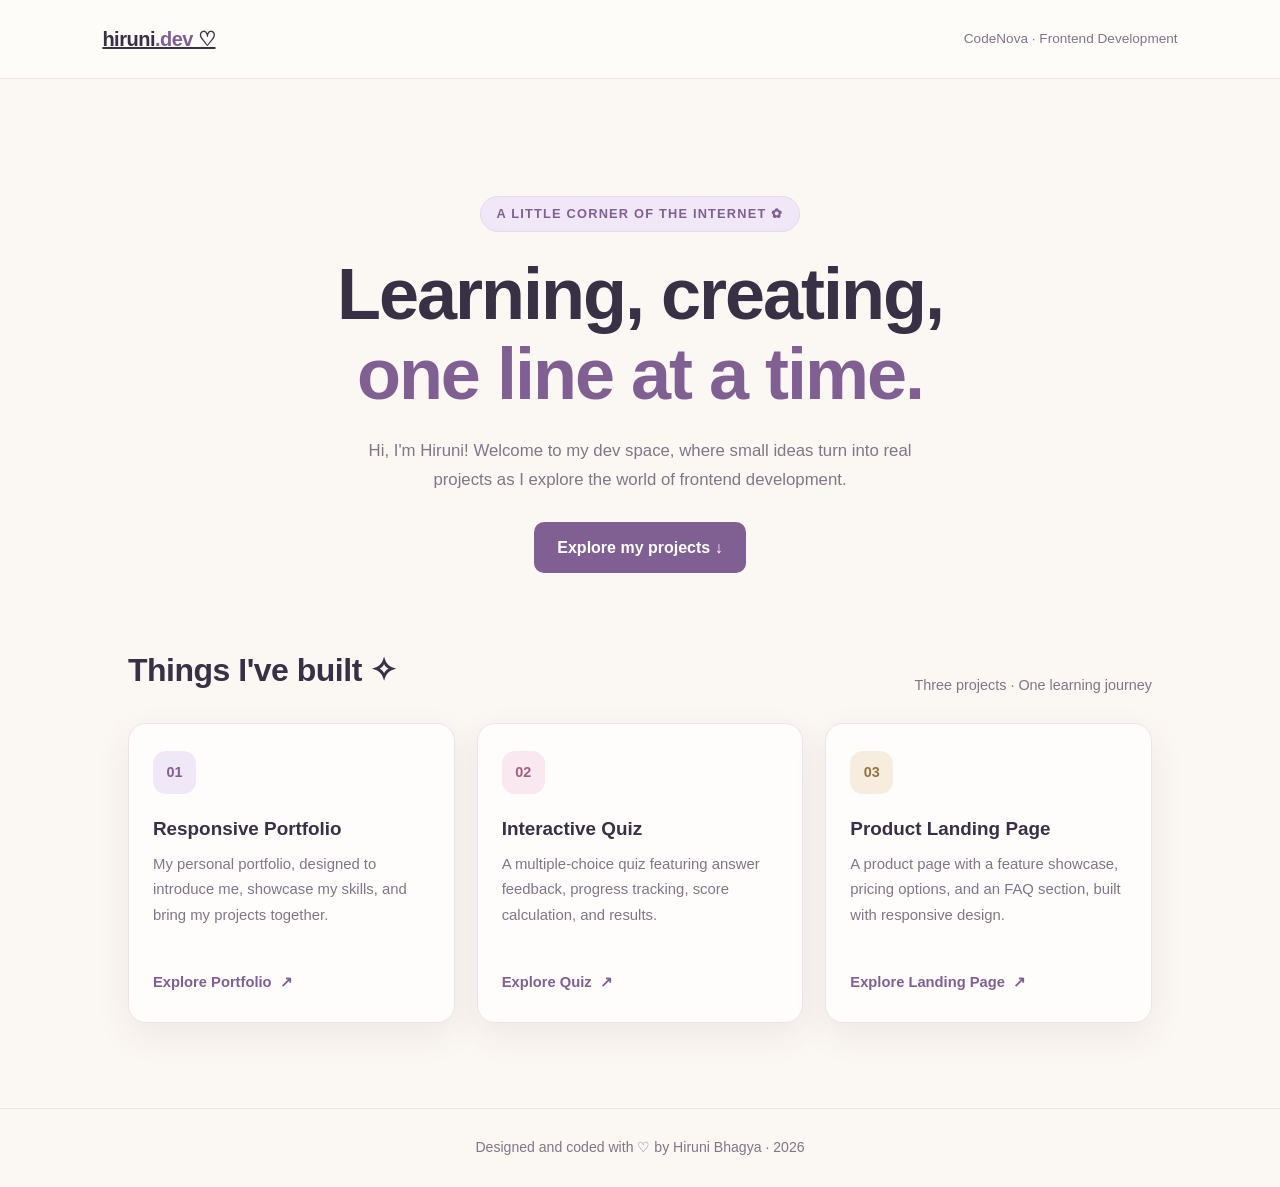
<file: index.html>
<!DOCTYPE html>
<html lang="en">
<head>
    <meta charset="UTF-8">
    <meta name="viewport" content="width=device-width, initial-scale=1.0">
    <meta name="description" content="Explore Hiruni Bhagya's frontend development projects created for the CodeNova internship.">

    <title>Hiruni's Little Dev Space ♡</title>

    <style>
        /* ---------- Base Styles ---------- */
        :root {
            --background: #fbf7f2;
            --surface: #fffdfb;
            --text: #383044;
            --muted: #817687;
            --accent: #aa83b9;
            --accent-dark: #806092;
            --pink: #e8b8ce;
            --border: #eee3ed;
            --lavender-light: #f0e8f6;
            --shadow: 0 12px 35px rgba(91, 64, 102, 0.08);
        }

        * {
            margin: 0;
            padding: 0;
            box-sizing: border-box;
        }

        html {
            scroll-behavior: smooth;
        }

        body {
            font-family: "Segoe UI", Arial, sans-serif;
            background: var(--background);
            color: var(--text);
            line-height: 1.7;
        }

        a {
            color: inherit;
        }

        /* ---------- Navigation ---------- */
        header {
            display: flex;
            align-items: center;
            justify-content: space-between;
            gap: 20px;
            padding: 22px 8%;
            border-bottom: 1px solid var(--border);
            background: rgba(255, 253, 251, 0.88);
        }

        .logo {
            font-size: 1.25rem;
            font-weight: 800;
            letter-spacing: -0.5px;
        }

        .logo span {
            color: var(--accent-dark);
        }

        .header-note {
            font-size: 0.85rem;
            color: var(--muted);
        }

        /* ---------- Hero Section ---------- */
        main {
            width: min(1080px, 100%);
            margin: auto;
            padding: 75px 28px 85px;
        }

        .hero {
            position: relative;
            text-align: center;
            padding: 42px 15px 70px;
        }

        .eyebrow {
            display: inline-block;
            margin-bottom: 22px;
            padding: 6px 16px;
            border: 1px solid #e8d9ed;
            border-radius: 30px;
            background: var(--lavender-light);
            color: var(--accent-dark);
            font-size: 0.8rem;
            font-weight: 700;
            letter-spacing: 1.2px;
            text-transform: uppercase;
        }

        .hero h1 {
            margin-bottom: 22px;
            font-size: clamp(2.5rem, 6vw, 4.5rem);
            line-height: 1.12;
            letter-spacing: -2px;
        }

        .hero h1 span {
            color: var(--accent-dark);
        }

        .hero-description {
            max-width: 580px;
            margin: auto;
            color: var(--muted);
            font-size: 1.05rem;
        }

        .hero-link {
            display: inline-block;
            margin-top: 28px;
            padding: 12px 23px;
            border-radius: 10px;
            background: var(--accent-dark);
            color: white;
            text-decoration: none;
            font-weight: 700;
            transition: transform 0.2s, background 0.2s;
        }

        .hero-link:hover {
            background: #6c4c7e;
            transform: translateY(-2px);
        }

        /* ---------- Project Section ---------- */
        .section-heading {
            display: flex;
            align-items: end;
            justify-content: space-between;
            gap: 15px;
            margin-bottom: 25px;
        }

        .section-heading h2 {
            font-size: clamp(1.5rem, 3vw, 2rem);
            letter-spacing: -0.5px;
        }

        .section-heading p {
            color: var(--muted);
            font-size: 0.9rem;
        }

        .projects {
            display: grid;
            grid-template-columns: repeat(3, minmax(0, 1fr));
            gap: 22px;
        }

        .project-card {
            display: flex;
            flex-direction: column;
            align-items: flex-start;
            min-height: 300px;
            padding: 27px 24px;
            border: 1px solid var(--border);
            border-radius: 18px;
            background: var(--surface);
            box-shadow: var(--shadow);
            transition: transform 0.25s ease, border-color 0.25s ease;
        }

        .project-card:hover {
            transform: translateY(-6px);
            border-color: var(--pink);
        }

        .project-number {
            display: inline-flex;
            align-items: center;
            justify-content: center;
            width: 43px;
            height: 43px;
            margin-bottom: 22px;
            border-radius: 13px;
            background: var(--lavender-light);
            color: var(--accent-dark);
            font-size: 0.9rem;
            font-weight: 800;
        }

        .project-card:nth-child(2) .project-number {
            background: #f9e8ef;
            color: #a35f7e;
        }

        .project-card:nth-child(3) .project-number {
            background: #f6eddf;
            color: #957344;
        }

        .project-card h3 {
            margin-bottom: 10px;
            font-size: 1.18rem;
            line-height: 1.4;
        }

        .project-card p {
            margin-bottom: 25px;
            color: var(--muted);
            font-size: 0.93rem;
        }

        .project-link {
            display: inline-flex;
            align-items: center;
            gap: 8px;
            margin-top: auto;
            color: var(--accent-dark);
            font-size: 0.92rem;
            font-weight: 800;
            text-decoration: none;
        }

        .project-link:hover {
            text-decoration: underline;
            text-underline-offset: 4px;
        }

        /* ---------- Footer ---------- */
        footer {
            padding: 27px 20px;
            border-top: 1px solid var(--border);
            text-align: center;
            color: var(--muted);
            font-size: 0.88rem;
        }

        footer span {
            color: var(--accent-dark);
        }

        /* ---------- Responsive Design ---------- */
        @media (max-width: 850px) {
            .projects {
                grid-template-columns: repeat(2, minmax(0, 1fr));
            }

            .project-card:last-child {
                grid-column: 1 / -1;
                min-height: 250px;
            }
        }

        @media (max-width: 560px) {
            header {
                padding: 18px 20px;
                flex-direction: column;
                gap: 4px;
            }

            main {
                padding: 38px 20px 55px;
            }

            .hero {
                padding: 35px 0 50px;
            }

            .hero h1 {
                letter-spacing: -1px;
            }

            .hero-description {
                font-size: 0.97rem;
            }

            .section-heading {
                align-items: flex-start;
                flex-direction: column;
                gap: 4px;
            }

            .projects {
                grid-template-columns: 1fr;
            }

            .project-card,
            .project-card:last-child {
                grid-column: auto;
                min-height: 260px;
            }
        }

        /* Respect reduced-motion preferences */
        @media (prefers-reduced-motion: reduce) {
            html {
                scroll-behavior: auto;
            }

            *,
            *::before,
            *::after {
                transition-duration: 0.01ms !important;
                animation-duration: 0.01ms !important;
            }
        }
    </style>
</head>

<body>
    <header>
        <a class="logo" href="./index.html" aria-label="Hiruni's Dev Space home">
            hiruni<span>.dev</span> ♡
        </a>

        <p class="header-note">CodeNova · Frontend Development</p>
    </header>

    <main>
        <section class="hero" aria-labelledby="hero-title">
            <p class="eyebrow">A little corner of the internet ✿</p>

            <h1 id="hero-title">
                Learning, creating,<br>
                <span>one line at a time.</span>
            </h1>

            <p class="hero-description">
                Hi, I'm Hiruni! Welcome to my dev space, where small ideas
                turn into real projects as I explore the world of frontend
                development.
            </p>

            <a class="hero-link" href="#projects">
                Explore my projects ↓
            </a>
        </section>

        <section id="projects" aria-labelledby="projects-title">
            <div class="section-heading">
                <h2 id="projects-title">Things I've built ✧</h2>
                <p>Three projects · One learning journey</p>
            </div>

            <div class="projects">
                <!-- Project 01: Portfolio -->
                <article class="project-card">
                    <span class="project-number">01</span>

                    <h3>Responsive Portfolio</h3>

                    <p>
                        My personal portfolio, designed to introduce me,
                        showcase my skills, and bring my projects together.
                    </p>

                    <a
                        class="project-link"
                        href="./Responsive%20-%20Portfolio/index.html"
                        aria-label="Explore the Responsive Portfolio project"
                    >
                        Explore Portfolio <span aria-hidden="true">↗</span>
                    </a>
                </article>

                <!-- Project 02: Quiz -->
                <article class="project-card">
                    <span class="project-number">02</span>

                    <h3>Interactive Quiz</h3>

                    <p>
                        A multiple-choice quiz featuring answer feedback,
                        progress tracking, score calculation, and results.
                    </p>

                    <a
                        class="project-link"
                        href="./Interactive%20-%20Quiz/index.html"
                        aria-label="Explore the Interactive Quiz project"
                    >
                        Explore Quiz <span aria-hidden="true">↗</span>
                    </a>
                </article>

                <!-- Project 03: Landing Page -->
                <article class="project-card">
                    <span class="project-number">03</span>

                    <h3>Product Landing Page</h3>

                    <p>
                        A product page with a feature showcase, pricing
                        options, and an FAQ section, built with responsive design.
                    </p>

                    <a
                        class="project-link"
                        href="./product-landing-page/index.html"
                        aria-label="Explore the Product Landing Page project"
                    >
                        Explore Landing Page <span aria-hidden="true">↗</span>
                    </a>
                </article>
            </div>
        </section>
    </main>

    <footer>
        Designed and coded with <span>♡</span> by Hiruni Bhagya · 2026
    </footer>
</body>
</html>
</file>
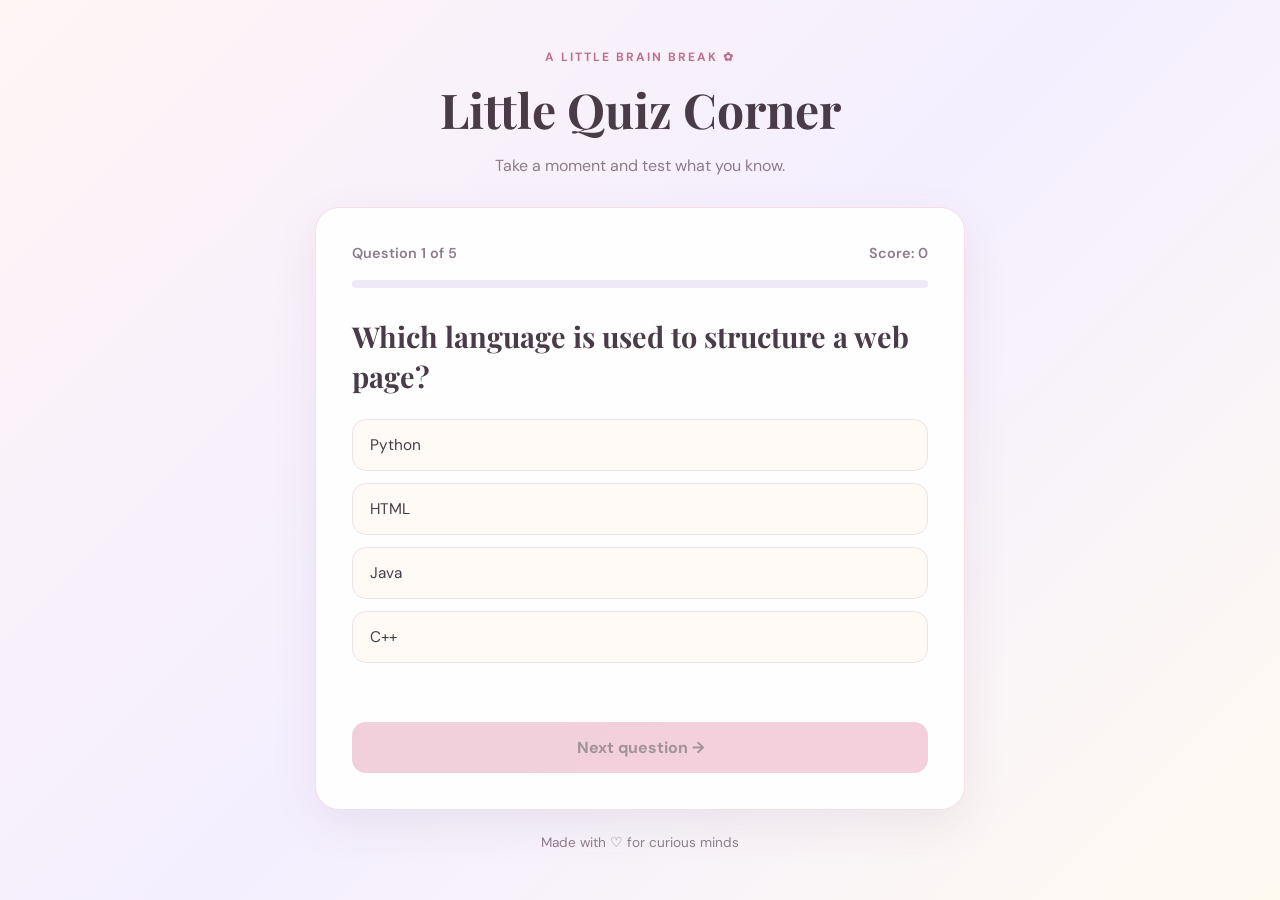
<file: Interactive - Quiz/index.html>
<!DOCTYPE html>
<html lang="en">
<head>
    <meta charset="UTF-8">
    <meta name="viewport" content="width=device-width, initial-scale=1.0">
    <meta name="description" content="Take a short, fun web development quiz at Little Quiz Corner.">
    <title>Little Quiz Corner</title>
    <link rel="stylesheet" href="style.css">
    <script src="script.js" defer></script>
</head>
<body>
    <main class="quiz-container">
        <header class="quiz-header">
            <p class="tag">A LITTLE BRAIN BREAK ✿</p>
            <h1>Little Quiz Corner</h1>
            <p class="subtitle">Take a moment and test what you know.</p>
        </header>

        <section class="quiz-card" id="quiz-card" aria-labelledby="question">
            <div class="quiz-info">
                <span id="question-count">Question 1 of 5</span>
                <span id="score-display">Score: 0</span>
            </div>

            <div
                class="progress-track"
                id="progress-track"
                role="progressbar"
                aria-label="Quiz progress"
                aria-valuemin="0"
                aria-valuemax="5"
                aria-valuenow="0"
            >
                <div class="progress-bar" id="progress-bar"></div>
            </div>

            <h2 id="question">Loading question...</h2>

            <div class="answers" id="answers"></div>

            <p id="feedback" class="feedback" aria-live="polite"></p>

            <button id="next-btn" class="main-button" type="button" disabled>
                Next question →
            </button>
        </section>

        <section
            class="result-card hidden"
            id="result-card"
            aria-labelledby="result-title"
            aria-live="polite"
        >
            <p class="tag">QUIZ COMPLETED ✿</p>
            <h2 id="result-title">Well done!</h2>
            <p id="final-score"></p>
            <p id="result-message"></p>

            <button id="restart-btn" class="main-button" type="button">
                Try again ↻
            </button>
        </section>

        <p id="error-message" class="error-message hidden" role="alert">
            The quiz could not be loaded. Please refresh the page and try again.
        </p>

        <footer>
            Made with ♡ for curious minds
        </footer>
    </main>
</body>
</html>
</file>
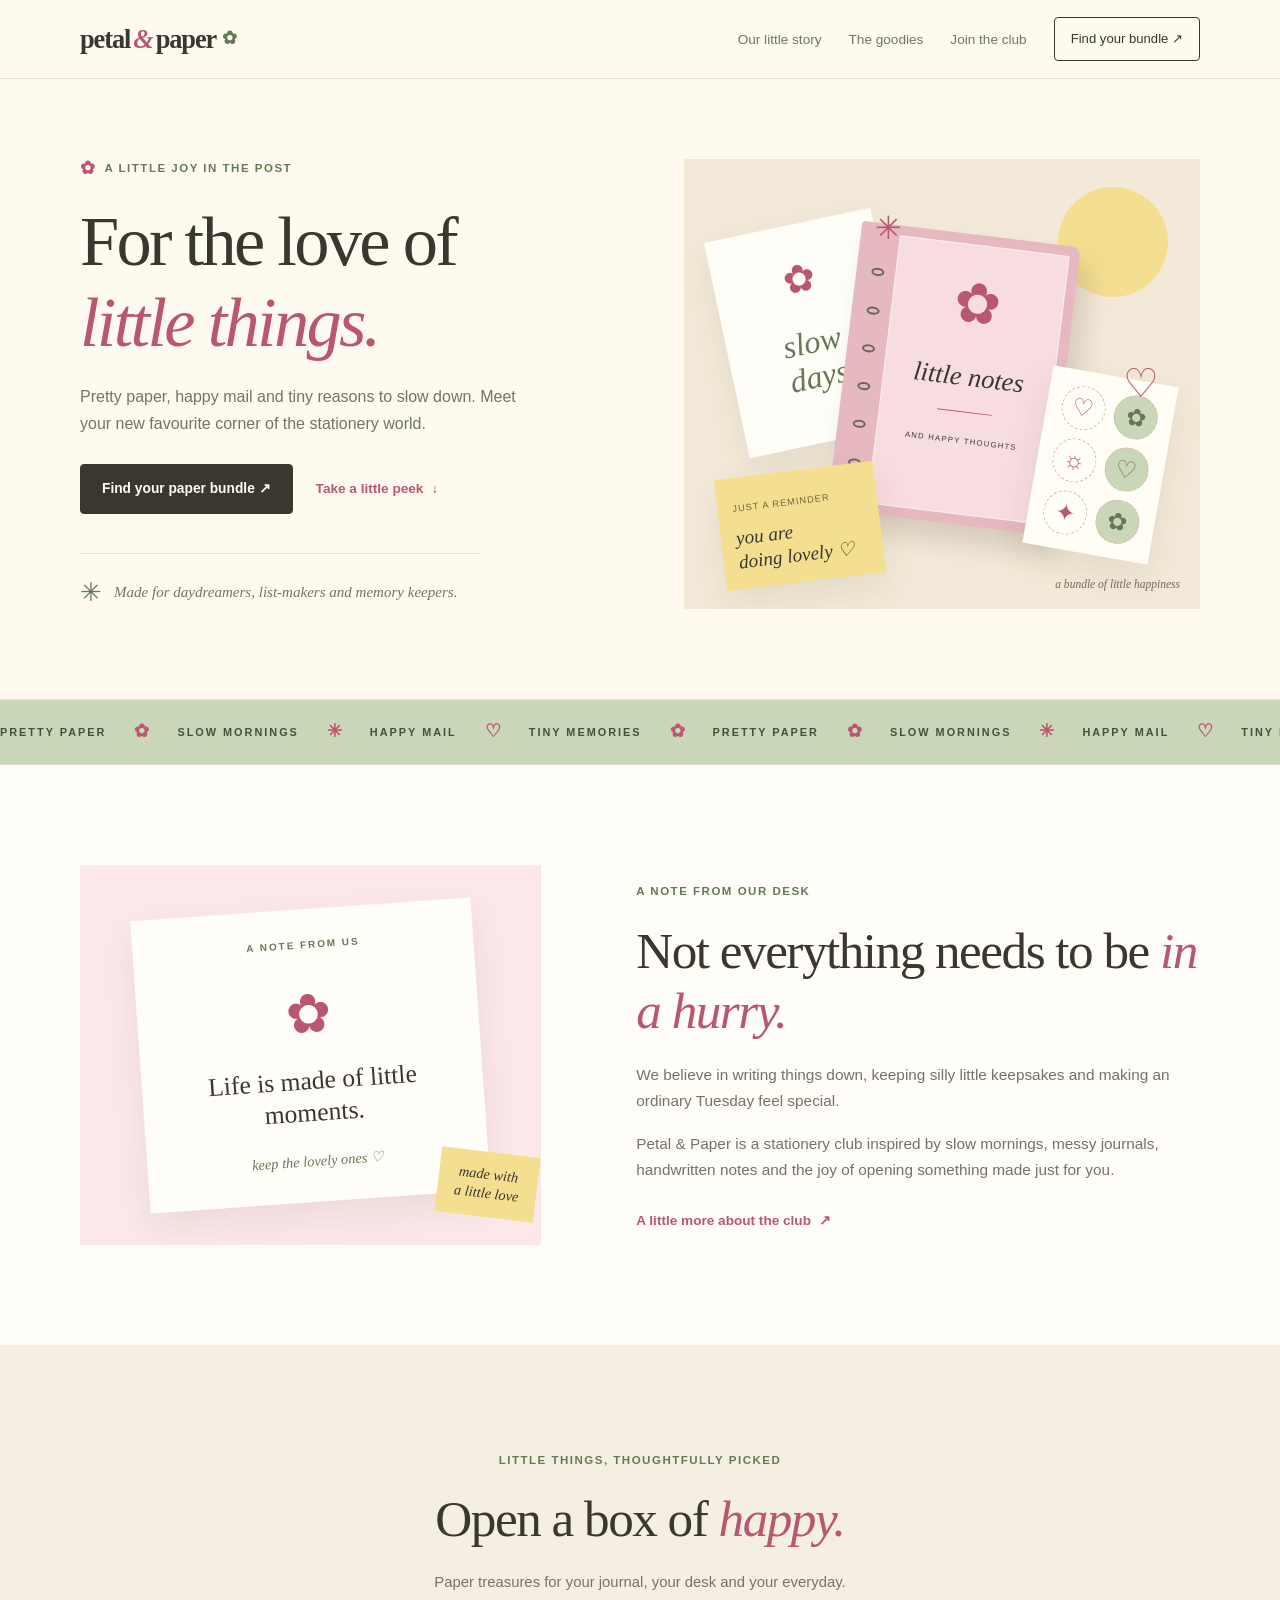
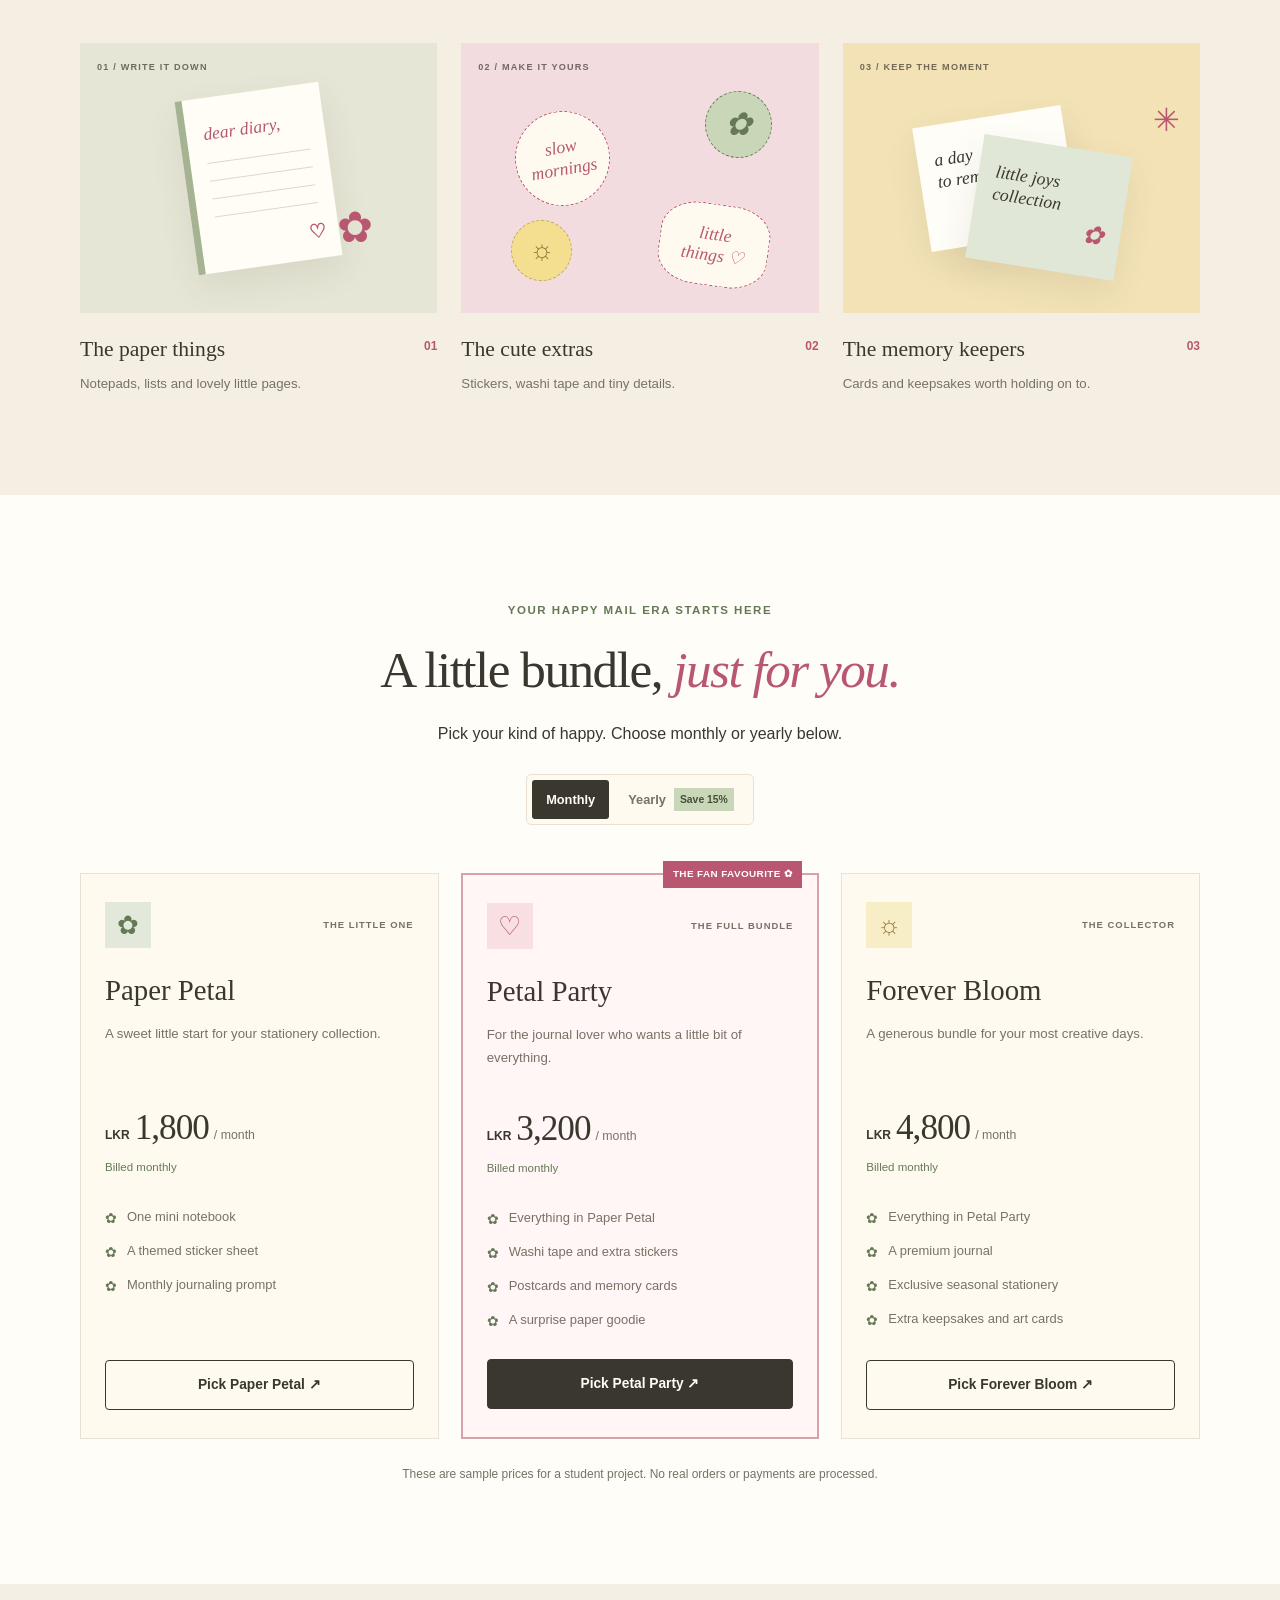
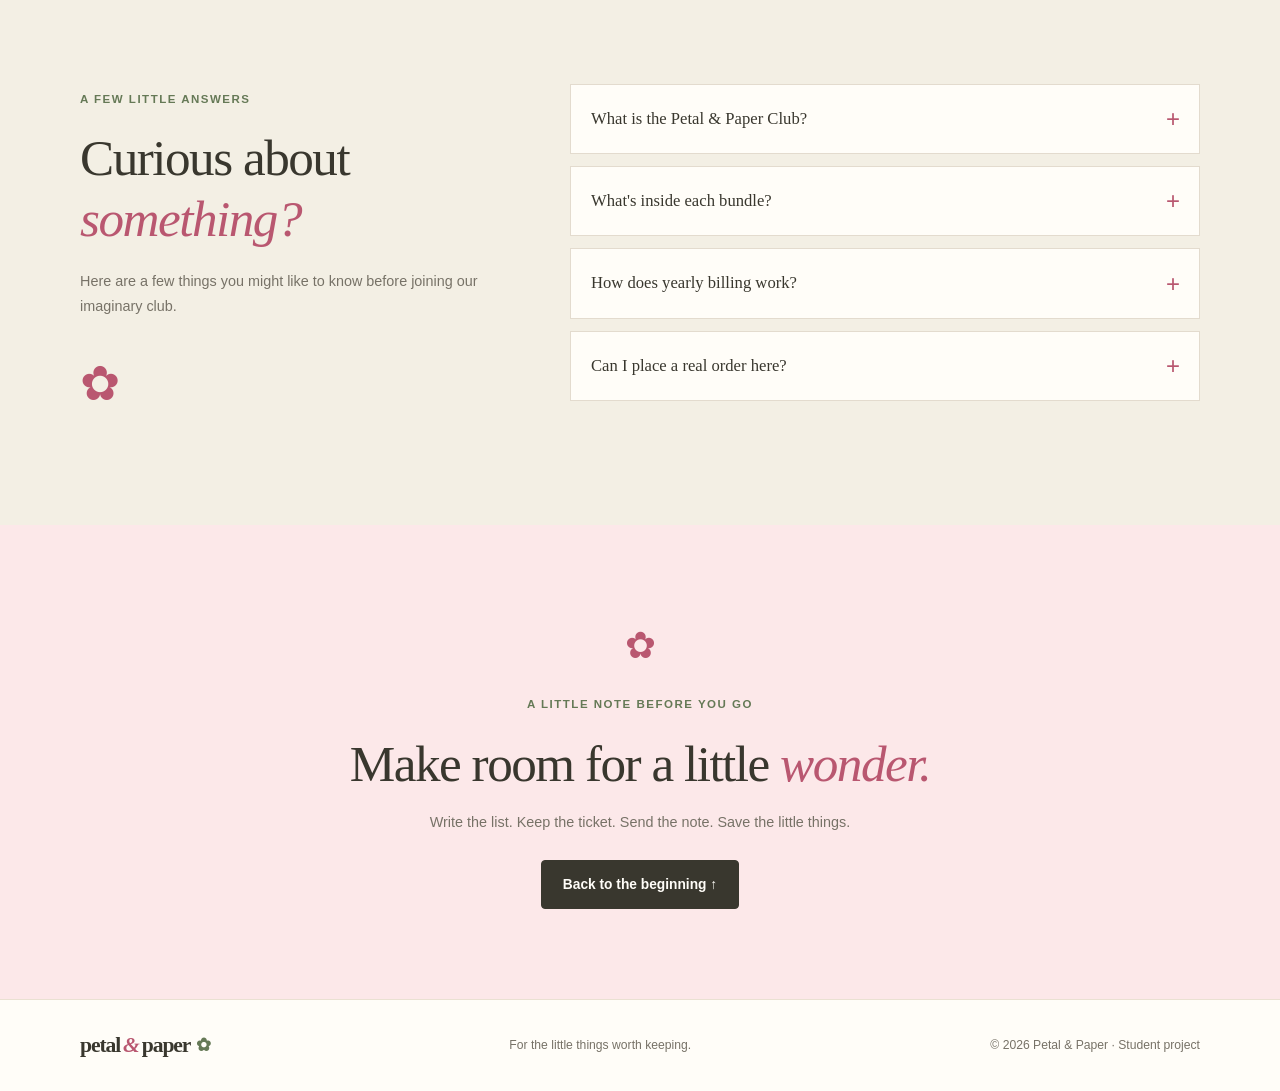
<file: product-landing-page/index.html>
<!DOCTYPE html>
<html lang="en">
<head>
    <meta charset="UTF-8">
    <meta name="viewport" content="width=device-width, initial-scale=1.0">
    <meta name="description" content="Petal & Paper is a little stationery club for journaling, collecting memories and making everyday life feel special.">
    <title>Petal & Paper - Little Things, Lovely Days</title>
    <link rel="stylesheet" href="style.css">
    <script src="script.js" defer></script>
</head>
<body>

    <header class="site-header">
        <nav class="navbar container" aria-label="Main navigation">
            <a class="logo" href="#home" aria-label="Petal and Paper home">
                petal<span>&</span>paper<span class="logo-flower">✿</span>
            </a>

            <button
                class="menu-toggle"
                id="menu-toggle"
                type="button"
                aria-label="Open navigation menu"
                aria-controls="nav-links"
                aria-expanded="false">
                <span></span>
                <span></span>
            </button>

            <ul class="nav-links" id="nav-links">
                <li><a href="#story">Our little story</a></li>
                <li><a href="#goodies">The goodies</a></li>
                <li><a href="#club">Join the club</a></li>
                <li><a class="nav-cta" href="#club">Find your bundle ↗</a></li>
            </ul>
        </nav>
    </header>

    <main>
        <section class="hero container" id="home">
            <div class="hero-copy">
                <p class="eyebrow"><span>✿</span> A little joy in the post</p>

                <h1>
                    For the love of
                    <span class="handwritten">little things.</span>
                </h1>

                <p class="hero-description">
                    Pretty paper, happy mail and tiny reasons to slow down.
                    Meet your new favourite corner of the stationery world.
                </p>

                <div class="hero-actions">
                    <a class="button button-dark" href="#club">Find your paper bundle ↗</a>
                    <a class="text-link" href="#goodies">Take a little peek <span>↓</span></a>
                </div>

                <div class="hero-note">
                    <span class="note-star">✳</span>
                    <p>Made for daydreamers, list-makers and memory keepers.</p>
                </div>
            </div>

            <div class="hero-art" aria-label="A styled collection of notebooks, stickers and stationery">
                <div class="art-sun"></div>

                <div class="paper paper-back">
                    <span class="paper-flower">✿</span>
                    <span class="paper-word">slow<br>days</span>
                </div>

                <div class="notebook">
                    <div class="notebook-spiral" aria-hidden="true">
                        <span></span><span></span><span></span>
                        <span></span><span></span><span></span>
                    </div>
                    <div class="notebook-cover">
                        <span class="cover-flower">✿</span>
                        <p>little notes</p>
                        <span class="cover-line"></span>
                        <small>AND HAPPY THOUGHTS</small>
                    </div>
                </div>

                <div class="sticker-sheet">
                    <span>♡</span>
                    <span>✿</span>
                    <span>☼</span>
                    <span>♡</span>
                    <span>✦</span>
                    <span>✿</span>
                </div>

                <div class="mini-card">
                    <span>just a reminder</span>
                    <p>you are<br>doing lovely ♡</p>
                </div>

                <div class="art-caption">a bundle of little happiness</div>
                <span class="floating-doodle doodle-one" aria-hidden="true">✳</span>
                <span class="floating-doodle doodle-two" aria-hidden="true">♡</span>
            </div>
        </section>

        <div class="ticker" aria-label="Our favourite little things">
            <div class="ticker-track" aria-hidden="true">
                <span>PRETTY PAPER</span><b>✿</b>
                <span>SLOW MORNINGS</span><b>✳</b>
                <span>HAPPY MAIL</span><b>♡</b>
                <span>TINY MEMORIES</span><b>✿</b>
                <span>PRETTY PAPER</span><b>✿</b>
                <span>SLOW MORNINGS</span><b>✳</b>
                <span>HAPPY MAIL</span><b>♡</b>
                <span>TINY MEMORIES</span><b>✿</b>
            </div>
        </div>

        <section class="story section-space" id="story">
            <div class="container story-layout">
                <div class="story-art">
                    <div class="story-paper">
                        <span class="story-topline">A NOTE FROM US</span>
                        <span class="story-big-flower">✿</span>
                        <p>Life is made of little moments.</p>
                        <span class="story-signature">keep the lovely ones ♡</span>
                    </div>
                    <span class="story-sticker">made with<br>a little love</span>
                </div>

                <div class="story-copy">
                    <p class="eyebrow">A note from our desk</p>
                    <h2>Not everything needs to be <span class="handwritten">in a hurry.</span></h2>

                    <p>
                        We believe in writing things down, keeping silly little
                        keepsakes and making an ordinary Tuesday feel special.
                    </p>

                    <p>
                        Petal & Paper is a stationery club inspired by slow
                        mornings, messy journals, handwritten notes and the
                        joy of opening something made just for you.
                    </p>

                    <a class="text-link" href="#club">A little more about the club <span>↗</span></a>
                </div>
            </div>
        </section>

        <section class="goodies section-space" id="goodies">
            <div class="container">
                <div class="section-intro">
                    <p class="eyebrow">Little things, thoughtfully picked</p>
                    <h2>Open a box of <span class="handwritten">happy.</span></h2>
                    <p>Paper treasures for your journal, your desk and your everyday.</p>
                </div>

                <div class="goodies-grid">
                    <article class="goodie-card">
                        <div class="goodie-art art-notes">
                            <span class="art-label">01 / WRITE IT DOWN</span>
                            <div class="mini-notebook">
                                <span>dear diary,</span>
                                <i></i><i></i><i></i><i></i>
                                <b>♡</b>
                            </div>
                            <span class="art-decoration">✿</span>
                        </div>
                        <div class="goodie-info">
                            <div>
                                <h3>The paper things</h3>
                                <p>Notepads, lists and lovely little pages.</p>
                            </div>
                            <span class="goodie-number">01</span>
                        </div>
                    </article>

                    <article class="goodie-card">
                        <div class="goodie-art art-stickers">
                            <span class="art-label">02 / MAKE IT YOURS</span>
                            <div class="sticker sticker-a">slow<br>mornings</div>
                            <div class="sticker sticker-b">✿</div>
                            <div class="sticker sticker-c">little<br>things ♡</div>
                            <div class="sticker sticker-d">☼</div>
                        </div>
                        <div class="goodie-info">
                            <div>
                                <h3>The cute extras</h3>
                                <p>Stickers, washi tape and tiny details.</p>
                            </div>
                            <span class="goodie-number">02</span>
                        </div>
                    </article>

                    <article class="goodie-card">
                        <div class="goodie-art art-memories">
                            <span class="art-label">03 / KEEP THE MOMENT</span>
                            <div class="memory-card memory-one">a day<br>to remember <span>♡</span></div>
                            <div class="memory-card memory-two">little joys<br>collection <span>✿</span></div>
                            <span class="memory-sparkle">✳</span>
                        </div>
                        <div class="goodie-info">
                            <div>
                                <h3>The memory keepers</h3>
                                <p>Cards and keepsakes worth holding on to.</p>
                            </div>
                            <span class="goodie-number">03</span>
                        </div>
                    </article>
                </div>
            </div>
        </section>

        <section class="club section-space" id="club">
            <div class="container">
                <div class="section-intro">
                    <p class="eyebrow">Your happy mail era starts here</p>
                    <h2>A little bundle, <span class="handwritten">just for you.</span></h2>
                    <p>Pick your kind of happy. Choose monthly or yearly below.</p>

                    <div class="billing-switch" role="group" aria-label="Choose subscription billing">
                        <button class="billing-option active" id="monthly-button"
                            type="button" aria-pressed="true">Monthly</button>
                        <button class="billing-option" id="yearly-button"
                            type="button" aria-pressed="false">
                            Yearly <span class="save-pill">Save 15%</span>
                        </button>
                    </div>
                </div>

                <div class="club-grid">
                    <article class="club-card">
                        <div class="club-card-top">
                            <span class="plan-flower flower-sage">✿</span>
                            <span class="plan-tag">THE LITTLE ONE</span>
                        </div>
                        <h3>Paper Petal</h3>
                        <p class="plan-description">A sweet little start for your stationery collection.</p>

                        <div class="price-line">
                            <span class="price-currency">LKR</span>
                            <span class="price-amount" data-monthly="1800" data-yearly="1530">1,800</span>
                            <span class="price-period">/ month</span>
                        </div>
                        <p class="billing-note" id="paper-note">Billed monthly</p>

                        <ul class="plan-list">
                            <li>One mini notebook</li>
                            <li>A themed sticker sheet</li>
                            <li>Monthly journaling prompt</li>
                        </ul>

                        <a class="button button-outline plan-button" href="#join-note">Pick Paper Petal ↗</a>
                    </article>

                    <article class="club-card club-card-featured">
                        <span class="popular-tag">THE FAN FAVOURITE ✿</span>
                        <div class="club-card-top">
                            <span class="plan-flower flower-pink">♡</span>
                            <span class="plan-tag">THE FULL BUNDLE</span>
                        </div>
                        <h3>Petal Party</h3>
                        <p class="plan-description">For the journal lover who wants a little bit of everything.</p>

                        <div class="price-line">
                            <span class="price-currency">LKR</span>
                            <span class="price-amount" data-monthly="3200" data-yearly="2720">3,200</span>
                            <span class="price-period">/ month</span>
                        </div>
                        <p class="billing-note" id="party-note">Billed monthly</p>

                        <ul class="plan-list">
                            <li>Everything in Paper Petal</li>
                            <li>Washi tape and extra stickers</li>
                            <li>Postcards and memory cards</li>
                            <li>A surprise paper goodie</li>
                        </ul>

                        <a class="button button-dark plan-button" href="#join-note">Pick Petal Party ↗</a>
                    </article>

                    <article class="club-card">
                        <div class="club-card-top">
                            <span class="plan-flower flower-butter">☼</span>
                            <span class="plan-tag">THE COLLECTOR</span>
                        </div>
                        <h3>Forever Bloom</h3>
                        <p class="plan-description">A generous bundle for your most creative days.</p>

                        <div class="price-line">
                            <span class="price-currency">LKR</span>
                            <span class="price-amount" data-monthly="4800" data-yearly="4080">4,800</span>
                            <span class="price-period">/ month</span>
                        </div>
                        <p class="billing-note" id="bloom-note">Billed monthly</p>

                        <ul class="plan-list">
                            <li>Everything in Petal Party</li>
                            <li>A premium journal</li>
                            <li>Exclusive seasonal stationery</li>
                            <li>Extra keepsakes and art cards</li>
                        </ul>

                        <a class="button button-outline plan-button" href="#join-note">Pick Forever Bloom ↗</a>
                    </article>
                </div>

                <p class="price-disclaimer">
                    These are sample prices for a student project. No real orders or payments are processed.
                </p>
            </div>
        </section>

        <section class="faq section-space" id="faq">
            <div class="container faq-layout">
                <div class="faq-heading">
                    <p class="eyebrow">A few little answers</p>
                    <h2>Curious about <span class="handwritten">something?</span></h2>
                    <p>Here are a few things you might like to know before joining our imaginary club.</p>
                    <span class="faq-flower" aria-hidden="true">✿</span>
                </div>

                <div class="faq-list">
                    <details class="faq-item">
                        <summary>What is the Petal & Paper Club?</summary>
                        <p>
                            It's a stationery subscription concept for this
                            student project. Each bundle features a mix of
                            paper goods, stickers and journaling extras.
                        </p>
                    </details>

                    <details class="faq-item">
                        <summary>What's inside each bundle?</summary>
                        <p>
                            Each tier includes a different collection of
                            notebooks, stickers, washi tape, postcards or
                            other stationery-inspired keepsakes. The exact
                            contents would depend on the selected plan.
                        </p>
                    </details>

                    <details class="faq-item">
                        <summary>How does yearly billing work?</summary>
                        <p>
                            The yearly option shows a discounted equivalent
                            monthly price. The full twelve-month amount is
                            billed once for the year in this pricing example.
                        </p>
                    </details>

                    <details class="faq-item">
                        <summary>Can I place a real order here?</summary>
                        <p>
                            Not yet! This is a frontend demo. The buttons
                            demonstrate the landing-page design, but a real
                            store would need order management and a secure
                            payment system.
                        </p>
                    </details>
                </div>
            </div>
        </section>

        <section class="join-note" id="join-note">
            <div class="container join-inner">
                <span class="join-flower" aria-hidden="true">✿</span>
                <p class="eyebrow">A little note before you go</p>
                <h2>Make room for a little <span class="handwritten">wonder.</span></h2>
                <p>Write the list. Keep the ticket. Send the note. Save the little things.</p>
                <a href="#home" class="button button-dark">Back to the beginning ↑</a>
            </div>
        </section>
    </main>

    <footer class="site-footer">
        <div class="container footer-inner">
            <a class="logo" href="#home">petal<span>&</span>paper<span class="logo-flower">✿</span></a>
            <p>For the little things worth keeping.</p>
            <p class="copyright">© <span id="current-year"></span> Petal & Paper · Student project</p>
        </div>
    </footer>

</body>
</html>
</file>
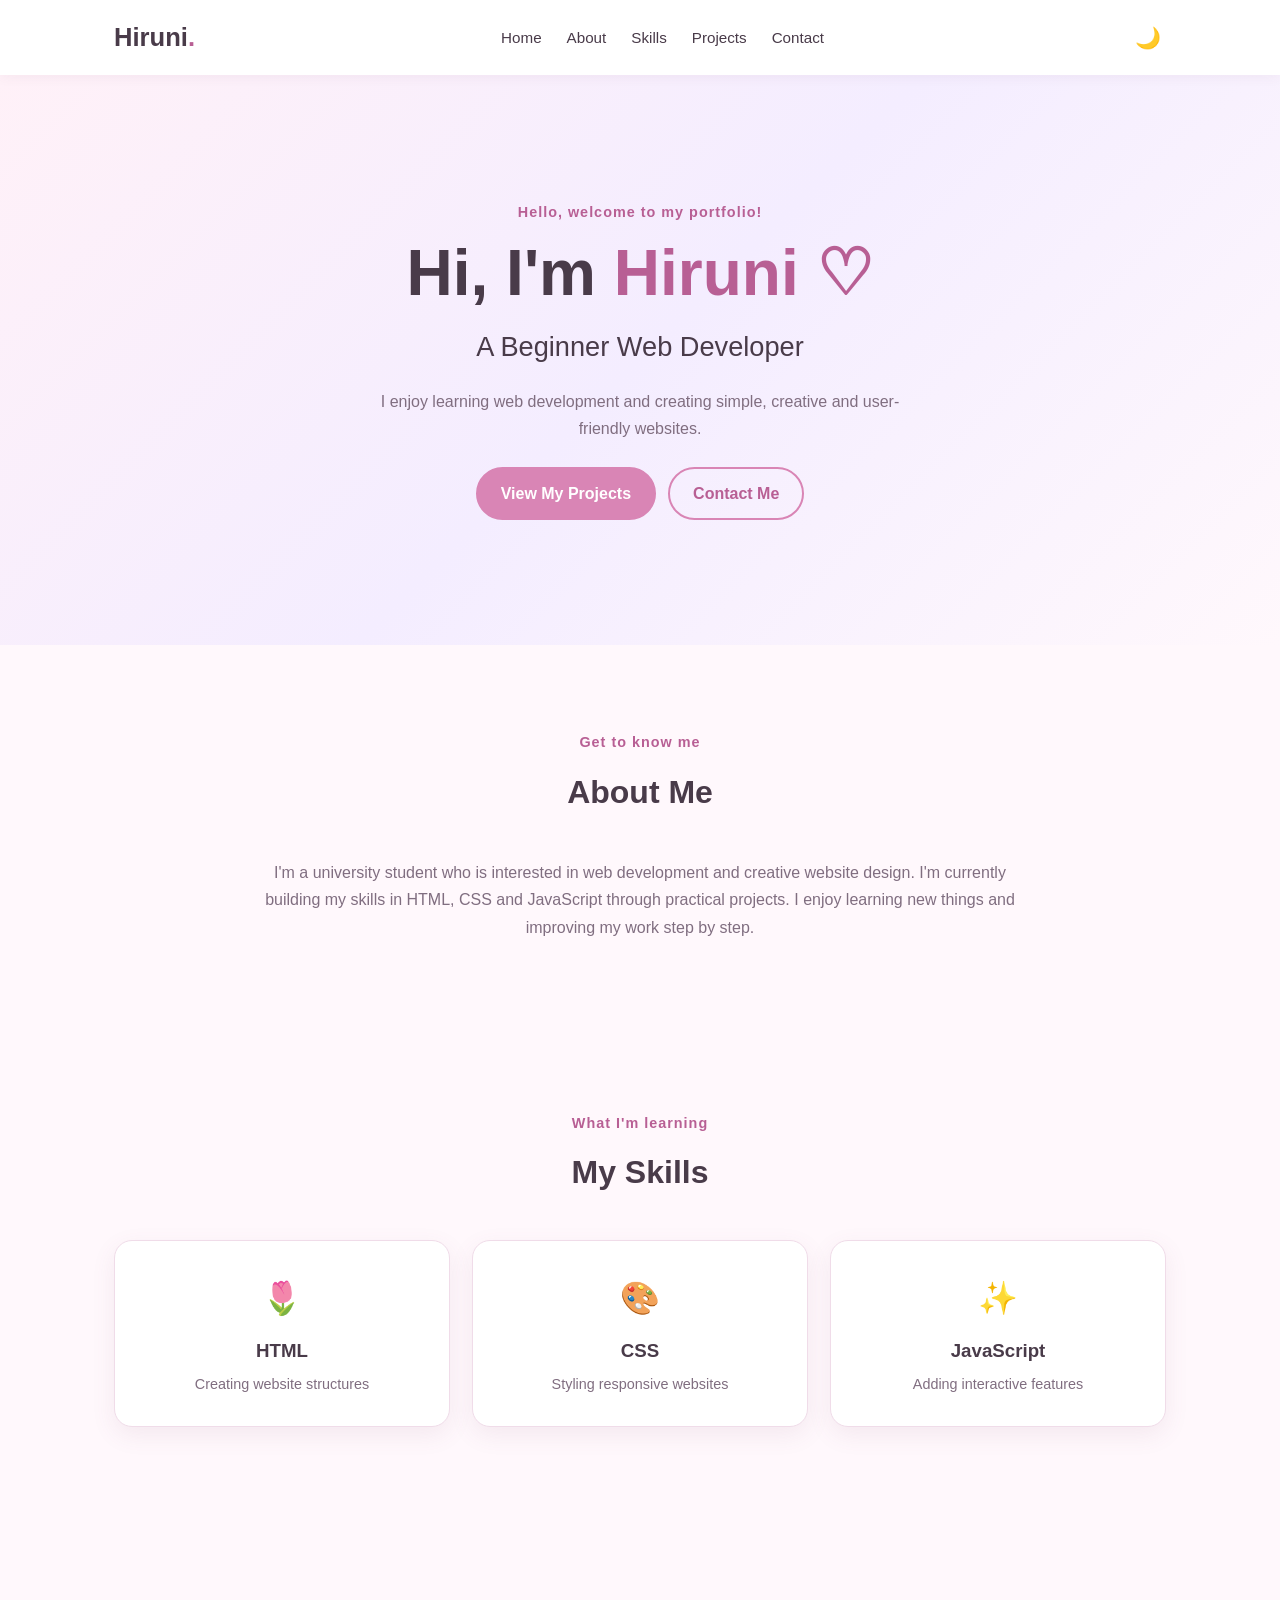
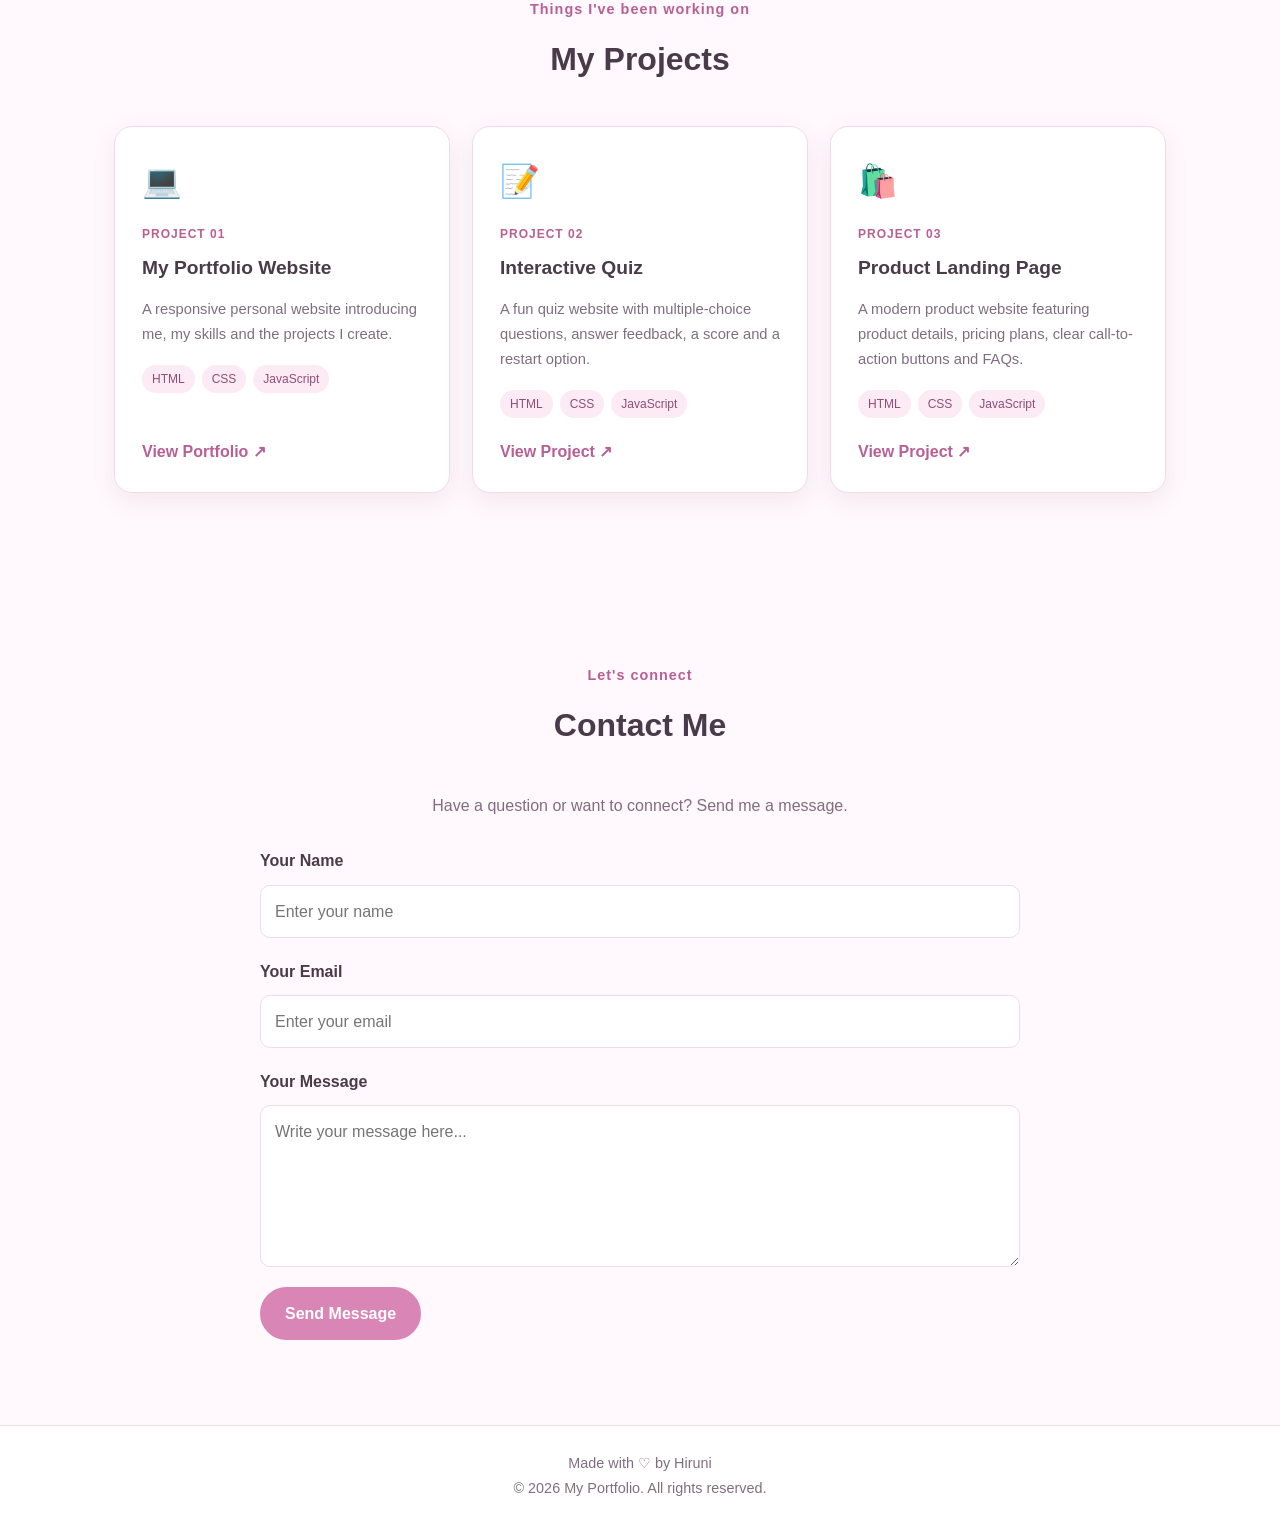
<file: Responsive - Portfolio/index.html>
<!DOCTYPE html>
<html lang="en">
<head>
    <meta charset="UTF-8">
    <meta name="viewport" content="width=device-width, initial-scale=1.0">
    <meta name="description" content="My personal portfolio showcasing my web development projects and skills.">
    <title>My Portfolio | Hiruni</title>
    <link rel="stylesheet" href="style.css">
</head>
<body>

    <!-- Navigation -->
    <header>
        <nav class="navbar">
            <a href="#home" class="logo">Hiruni<span>.</span></a>

            <button class="menu-toggle" id="menu-toggle"
                aria-label="Open navigation menu"
                aria-expanded="false">
                ☰
            </button>

            <ul class="nav-links" id="nav-links">
                <li><a href="#home">Home</a></li>
                <li><a href="#about">About</a></li>
                <li><a href="#skills">Skills</a></li>
                <li><a href="#projects">Projects</a></li>
                <li><a href="#contact">Contact</a></li>
            </ul>

            <button id="theme-toggle" class="theme-toggle"
                aria-label="Switch colour theme">🌙</button>
        </nav>
    </header>

    <main>
        <!-- Hero Section -->
        <section id="home" class="hero">
            <div class="hero-content">
                <p class="intro">Hello, welcome to my portfolio!</p>
                <h1>Hi, I'm <span>Hiruni ♡</span></h1>
                <h2>A Beginner Web Developer</h2>
                <p>
                    I enjoy learning web development and creating
                    simple, creative and user-friendly websites.
                </p>

                <div class="hero-buttons">
                    <a href="#projects" class="btn">View My Projects</a>
                    <a href="#contact" class="btn btn-outline">Contact Me</a>
                </div>
            </div>
        </section>

        <!-- About Section -->
        <section id="about" class="section">
            <div class="section-heading">
                <p class="section-label">Get to know me</p>
                <h2>About Me</h2>
            </div>

            <div class="about-content">
                <p>
                    I'm a university student who is interested in web
                    development and creative website design. I'm currently
                    building my skills in HTML, CSS and JavaScript through
                    practical projects. I enjoy learning new things and
                    improving my work step by step.
                </p>
            </div>
        </section>

        <!-- Skills Section -->
        <section id="skills" class="section">
            <div class="section-heading">
                <p class="section-label">What I'm learning</p>
                <h2>My Skills</h2>
            </div>

            <div class="skills-container">
                <div class="skill-card">
                    <span>🌷</span>
                    <h3>HTML</h3>
                    <p>Creating website structures</p>
                </div>

                <div class="skill-card">
                    <span>🎨</span>
                    <h3>CSS</h3>
                    <p>Styling responsive websites</p>
                </div>

                <div class="skill-card">
                    <span>✨</span>
                    <h3>JavaScript</h3>
                    <p>Adding interactive features</p>
                </div>
            </div>
        </section>

        <!-- Projects Section -->
        <section id="projects" class="section">
            <div class="section-heading">
                <p class="section-label">Things I've been working on</p>
                <h2>My Projects</h2>
            </div>

            <div class="projects-container">
                <!-- Project 1 -->
                <article class="project-card">
                    <div class="project-icon">💻</div>
                    <p class="project-number">PROJECT 01</p>
                    <h3>My Portfolio Website</h3>
                    <p>
                        A responsive personal website introducing me,
                        my skills and the projects I create.
                    </p>
                    <div class="project-tags">
                        <span>HTML</span>
                        <span>CSS</span>
                        <span>JavaScript</span>
                    </div>
                    <a href="#home" class="project-link">View Portfolio ↗</a>
                </article>

                <!-- Project 2 -->
                <article class="project-card">
                    <div class="project-icon">📝</div>
                    <p class="project-number">PROJECT 02</p>
                    <h3>Interactive Quiz</h3>
                    <p>
                        A fun quiz website with multiple-choice questions,
                        answer feedback, a score and a restart option.
                    </p>
                    <div class="project-tags">
                        <span>HTML</span>
                        <span>CSS</span>
                        <span>JavaScript</span>
                    </div>
                    <a href="../Interactive%20-%20Quiz/index.html" class="project-link">
                        View Project ↗
                    </a>
                </article>

                <!-- Project 3 -->
                <article class="project-card">
                    <div class="project-icon">🛍️</div>
                    <p class="project-number">PROJECT 03</p>
                    <h3>Product Landing Page</h3>
                    <p>
                        A modern product website featuring product details,
                        pricing plans, clear call-to-action buttons and FAQs.
                    </p>
                    <div class="project-tags">
                        <span>HTML</span>
                        <span>CSS</span>
                        <span>JavaScript</span>
                    </div>
                    <a href="../product-landing-page/index.html"
                        class="project-link">View Project ↗</a>
                </article>
            </div>
        </section>

        <!-- Contact Section -->
        <section id="contact" class="section">
            <div class="section-heading">
                <p class="section-label">Let's connect</p>
                <h2>Contact Me</h2>
            </div>

            <div class="contact-content">
                <p>
                    Have a question or want to connect? Send me a message.
                </p>

                <form id="contact-form" class="contact-form">
                    <label for="contact-name">Your Name</label>
                    <input type="text" id="contact-name"
                        name="name" placeholder="Enter your name" required>

                    <label for="contact-email">Your Email</label>
                    <input type="email" id="contact-email"
                        name="email" placeholder="Enter your email" required>

                    <label for="contact-message">Your Message</label>
                    <textarea id="contact-message" name="message"
                        rows="5" placeholder="Write your message here..."
                        required></textarea>

                    <button type="submit" class="btn">Send Message</button>
                </form>
            </div>
        </section>
    </main>

    <!-- Footer -->
    <footer class="footer">
        <p>Made with ♡ by Hiruni</p>
        <p>&copy; 2026 My Portfolio. All rights reserved.</p>
    </footer>

    <script src="script.js"></script>
</body>
</html>
</file>
<file: Interactive - Quiz/style.css>
@import url('https://fonts.googleapis.com/css2?family=DM+Sans:wght@400;500;600;700&family=Playfair+Display:wght@500;600;700&display=swap');

:root {
    --pink: #e8a4b8;
    --pink-dark: #bd718d;
    --cream: #fffaf6;
    --lavender: #eee8f7;
    --text: #493b48;
    --muted: #8d7d8a;
    --white: #ffffff;
    --green: #d9efdf;
    --red: #f8dce0;
    --border: #eee1e8;
}

* {
    margin: 0;
    padding: 0;
    box-sizing: border-box;
}

body {
    min-height: 100vh;
    padding: 30px 18px;
    display: flex;
    align-items: center;
    justify-content: center;
    font-family: 'DM Sans', sans-serif;
    color: var(--text);
    background: linear-gradient(135deg, #fff5f5, #f4efff, #fffaf0);
}

button {
    font-family: inherit;
}

.quiz-container {
    width: 100%;
    max-width: 650px;
}

.quiz-header {
    text-align: center;
    margin-bottom: 28px;
}

.tag {
    color: var(--pink-dark);
    font-size: 0.75rem;
    font-weight: 700;
    letter-spacing: 2px;
    margin-bottom: 12px;
}

h1,
h2 {
    font-family: 'Playfair Display', Georgia, serif;
}

h1 {
    font-size: clamp(2rem, 6vw, 3rem);
    margin-bottom: 12px;
}

.subtitle {
    color: var(--muted);
    line-height: 1.6;
}

.quiz-card,
.result-card {
    background: rgba(255, 255, 255, 0.9);
    border: 1px solid rgba(232, 164, 184, 0.35);
    border-radius: 24px;
    padding: clamp(22px, 5vw, 36px);
    box-shadow: 0 15px 45px rgba(100, 70, 100, 0.09);
}

.quiz-info {
    display: flex;
    justify-content: space-between;
    gap: 12px;
    color: var(--muted);
    font-size: 0.9rem;
    font-weight: 600;
}

.progress-track {
    height: 8px;
    background: var(--lavender);
    border-radius: 20px;
    margin: 18px 0 28px;
    overflow: hidden;
}

.progress-bar {
    height: 100%;
    width: 0;
    background: linear-gradient(90deg, var(--pink), #c7b3ed);
    border-radius: inherit;
    transition: width 0.3s ease;
}

.quiz-card h2,
.result-card h2 {
    font-size: clamp(1.35rem, 4vw, 1.8rem);
    line-height: 1.4;
    margin-bottom: 22px;
}

.answers {
    display: grid;
    gap: 12px;
}

.answer-btn {
    width: 100%;
    padding: 15px 17px;
    text-align: left;
    font-size: 0.96rem;
    color: var(--text);
    background: var(--cream);
    border: 1px solid var(--border);
    border-radius: 14px;
    cursor: pointer;
    transition: background 0.2s, border-color 0.2s, transform 0.2s;
}

.answer-btn:hover:not(:disabled) {
    border-color: var(--pink);
    background: #fff1f5;
    transform: translateY(-2px);
}

.answer-btn:focus-visible,
.main-button:focus-visible {
    outline: 3px solid #bba8e5;
    outline-offset: 3px;
}

.answer-btn:disabled {
    cursor: default;
}

.answer-btn.correct {
    background: var(--green);
    border-color: #8bbd9a;
}

.answer-btn.incorrect {
    background: var(--red);
    border-color: #dc9aa6;
}

.feedback {
    min-height: 25px;
    margin: 17px 0;
    font-size: 0.92rem;
    font-weight: 600;
    line-height: 1.5;
}

.main-button {
    width: 100%;
    padding: 15px 20px;
    border: none;
    border-radius: 14px;
    background: var(--pink);
    color: #432b38;
    font-size: 1rem;
    font-weight: 700;
    cursor: pointer;
    transition: background 0.2s, transform 0.2s;
}

.main-button:hover:not(:disabled) {
    background: #e39ab1;
    transform: translateY(-2px);
}

.main-button:disabled {
    opacity: 0.5;
    cursor: not-allowed;
}

.result-card {
    text-align: center;
}

.result-card h2 {
    margin-top: 18px;
}

.result-card > p:not(.tag) {
    color: var(--muted);
    line-height: 1.7;
    margin-bottom: 15px;
}

.hidden {
    display: none;
}

.error-message {
    margin-top: 15px;
    padding: 15px;
    text-align: center;
    color: #9a3045;
    background: var(--red);
    border-radius: 12px;
}

footer {
    text-align: center;
    color: var(--muted);
    font-size: 0.85rem;
    margin-top: 24px;
}

@media (max-width: 480px) {
    body {
        padding: 24px 14px;
    }

    .quiz-header {
        margin-bottom: 22px;
    }

    .quiz-info {
        font-size: 0.8rem;
    }

    .answer-btn {
        padding: 14px;
    }
}

@media (prefers-reduced-motion: reduce) {
    *,
    *::before,
    *::after {
        scroll-behavior: auto !important;
        transition-duration: 0.01ms !important;
        animation-duration: 0.01ms !important;
    }
}
</file>
<file: product-landing-page/style.css>
/* Petal & Paper - a little stationery club */

:root {
    --cream: #fffaf0;
    --paper: #fffdf8;
    --pink: #f3c7cf;
    --pink-dark: #b95770;
    --pink-pale: #fce8e9;
    --sage: #c9d6b8;
    --sage-dark: #657956;
    --butter: #f4df91;
    --ink: #39372e;
    --muted: #777267;
    --line: #eae1d2;
    --shadow: 0 14px 34px rgba(78, 63, 43, 0.09);
    --serif: Georgia, "Times New Roman", serif;
    --sans: "Trebuchet MS", Arial, sans-serif;
}

* {
    box-sizing: border-box;
    margin: 0;
    padding: 0;
}

html {
    scroll-behavior: smooth;
    scroll-padding-top: 90px;
}

body {
    background: var(--cream);
    color: var(--ink);
    font-family: var(--sans);
    line-height: 1.7;
}

a {
    color: inherit;
    text-decoration: none;
}

button {
    font: inherit;
}

button:focus-visible,
a:focus-visible,
summary:focus-visible {
    outline: 3px solid var(--sage-dark);
    outline-offset: 4px;
}

.container {
    width: min(1120px, 90%);
    margin-inline: auto;
}

.section-space {
    padding: 100px 0;
}

/* Navigation */

.site-header {
    position: sticky;
    top: 0;
    z-index: 1000;
    background: rgba(255, 250, 240, 0.96);
    border-bottom: 1px solid var(--line);
    backdrop-filter: blur(12px);
}

.navbar {
    min-height: 78px;
    display: flex;
    align-items: center;
    justify-content: space-between;
    gap: 25px;
}

.logo {
    display: inline-flex;
    align-items: center;
    gap: 3px;
    font-family: var(--serif);
    font-size: 1.65rem;
    font-weight: 700;
    letter-spacing: -1.1px;
    white-space: nowrap;
}

.logo > span:first-child {
    color: var(--pink-dark);
    font-style: italic;
}

.logo-flower {
    margin-left: 3px;
    color: var(--sage-dark);
    font-family: var(--sans);
    font-size: 1.1rem;
}

.nav-links {
    display: flex;
    align-items: center;
    gap: 27px;
    list-style: none;
}

.nav-links a:not(.nav-cta) {
    color: var(--muted);
    font-size: 0.85rem;
    transition: color 0.2s ease;
}

.nav-links a:not(.nav-cta):hover {
    color: var(--pink-dark);
}

.nav-cta {
    display: inline-block;
    padding: 10px 16px;
    border: 1px solid var(--ink);
    border-radius: 4px;
    font-size: 0.82rem;
    transition: background 0.2s ease, color 0.2s ease;
}

.nav-cta:hover {
    background: var(--ink);
    color: var(--paper);
}

.menu-toggle {
    display: none;
    width: 42px;
    height: 42px;
    border: 1px solid var(--line);
    border-radius: 50%;
    background: var(--paper);
    cursor: pointer;
}

.menu-toggle span {
    display: block;
    width: 17px;
    height: 2px;
    margin: 4px auto;
    background: var(--ink);
}

/* Shared elements */

.eyebrow {
    display: inline-flex;
    align-items: center;
    gap: 8px;
    margin-bottom: 19px;
    color: var(--sage-dark);
    font-size: 0.72rem;
    font-weight: 700;
    letter-spacing: 1.5px;
    text-transform: uppercase;
}

.eyebrow span {
    color: var(--pink-dark);
    font-size: 1.1rem;
}

.handwritten {
    color: var(--pink-dark);
    font-family: var(--serif);
    font-weight: 400;
    font-style: italic;
}

.button {
    display: inline-flex;
    min-height: 48px;
    align-items: center;
    justify-content: center;
    gap: 8px;
    padding: 12px 21px;
    border: 1px solid var(--ink);
    border-radius: 4px;
    font-size: 0.86rem;
    font-weight: 700;
    text-align: center;
    transition: transform 0.2s ease, background 0.2s ease;
}

.button:hover {
    transform: translateY(-3px);
}

.button-dark {
    background: var(--ink);
    color: var(--paper);
}

.button-dark:hover {
    background: var(--sage-dark);
    border-color: var(--sage-dark);
}

.button-outline {
    background: transparent;
    color: var(--ink);
}

.button-outline:hover {
    background: var(--pink-pale);
}

/* Hero */

.hero {
    display: grid;
    grid-template-columns: 1fr 0.95fr;
    align-items: center;
    gap: 60px;
    min-height: 620px;
    padding-top: 70px;
    padding-bottom: 80px;
}

.hero-copy {
    max-width: 560px;
}

.hero h1 {
    max-width: 570px;
    margin-bottom: 23px;
    font-family: var(--serif);
    font-size: clamp(3.1rem, 5.5vw, 5.1rem);
    font-weight: 400;
    letter-spacing: -2.7px;
    line-height: 1.08;
}

.hero h1 .handwritten {
    display: block;
    margin-top: 5px;
}

.hero-description {
    max-width: 460px;
    margin-bottom: 27px;
    color: var(--muted);
    font-size: 1rem;
}

.hero-actions {
    display: flex;
    flex-wrap: wrap;
    align-items: center;
    gap: 23px;
}

.text-link {
    display: inline-flex;
    align-items: center;
    gap: 8px;
    color: var(--pink-dark);
    font-size: 0.85rem;
    font-weight: 700;
}

.text-link span {
    transition: transform 0.2s ease;
}

.text-link:hover span {
    transform: translate(3px, -2px);
}

.hero-note {
    display: flex;
    align-items: center;
    gap: 12px;
    max-width: 400px;
    margin-top: 39px;
    padding-top: 17px;
    border-top: 1px solid var(--line);
}

.note-star {
    color: var(--sage-dark);
    font-size: 1.6rem;
}

.hero-note p {
    color: var(--muted);
    font-family: var(--serif);
    font-size: 0.94rem;
    font-style: italic;
}

/* CSS stationery illustration */

.hero-art {
    position: relative;
    min-height: 450px;
    overflow: hidden;
    background: #f3e9d8;
    isolation: isolate;
}

.art-sun {
    position: absolute;
    top: 28px;
    right: 32px;
    width: 110px;
    height: 110px;
    border-radius: 50%;
    background: var(--butter);
}

.paper {
    position: absolute;
    top: 64px;
    left: 8%;
    width: 170px;
    height: 220px;
    padding: 22px;
    background: var(--paper);
    box-shadow: var(--shadow);
    transform: rotate(-12deg);
}

.paper-flower {
    display: block;
    color: var(--pink-dark);
    font-size: 2.4rem;
    text-align: center;
}

.paper-word {
    display: block;
    margin-top: 15px;
    color: var(--sage-dark);
    font-family: var(--serif);
    font-size: 2rem;
    font-style: italic;
    line-height: 1.1;
    text-align: center;
}

.notebook {
    position: absolute;
    z-index: 2;
    top: 74px;
    left: 31%;
    display: flex;
    width: 220px;
    height: 290px;
    padding-left: 15px;
    border-radius: 4px 9px 9px 4px;
    background: #e5b9bf;
    box-shadow: 12px 17px 25px rgba(76, 54, 47, 0.17);
    transform: rotate(7deg);
}

.notebook-spiral {
    display: flex;
    flex-direction: column;
    justify-content: space-evenly;
    width: 14px;
    padding: 15px 0;
}

.notebook-spiral span {
    width: 13px;
    height: 8px;
    border: 2px solid #6f655a;
    border-radius: 50%;
}

.notebook-cover {
    flex: 1;
    margin: 10px;
    padding: 24px 9px;
    border: 1px solid rgba(255, 255, 255, 0.5);
    background: #f7dce0;
    text-align: center;
}

.cover-flower {
    display: block;
    color: var(--pink-dark);
    font-size: 3.5rem;
    line-height: 1.2;
}

.notebook-cover p {
    margin-top: 18px;
    font-family: var(--serif);
    font-size: 1.65rem;
    font-style: italic;
}

.cover-line {
    display: block;
    width: 55px;
    height: 1px;
    margin: 12px auto;
    background: var(--pink-dark);
}

.notebook-cover small {
    font-size: 0.48rem;
    letter-spacing: 1.3px;
}

.sticker-sheet {
    position: absolute;
    z-index: 3;
    right: 7%;
    bottom: 54px;
    display: grid;
    grid-template-columns: repeat(2, 44px);
    gap: 9px;
    padding: 15px;
    background: #fffdf5;
    box-shadow: var(--shadow);
    transform: rotate(10deg);
}

.sticker-sheet span {
    display: grid;
    width: 44px;
    height: 44px;
    place-items: center;
    border: 1px dashed #d7b7a6;
    border-radius: 50%;
    color: var(--pink-dark);
    font-size: 1.5rem;
}

.sticker-sheet span:nth-child(even) {
    background: var(--sage);
    color: var(--sage-dark);
}

.mini-card {
    position: absolute;
    z-index: 4;
    bottom: 27px;
    left: 7%;
    width: 160px;
    padding: 15px;
    background: var(--butter);
    box-shadow: var(--shadow);
    transform: rotate(-7deg);
}

.mini-card span {
    color: #71643d;
    font-size: 0.58rem;
    letter-spacing: 1px;
    text-transform: uppercase;
}

.mini-card p {
    margin-top: 7px;
    font-family: var(--serif);
    font-size: 1.2rem;
    font-style: italic;
    line-height: 1.25;
}

.art-caption {
    position: absolute;
    right: 20px;
    bottom: 14px;
    color: #766a5d;
    font-family: var(--serif);
    font-size: 0.72rem;
    font-style: italic;
}

.floating-doodle {
    position: absolute;
    z-index: 5;
    color: var(--pink-dark);
    font-size: 2rem;
}

.doodle-one {
    top: 42px;
    left: 37%;
}

.doodle-two {
    right: 8%;
    top: 190px;
    font-size: 2.5rem;
}

/* Moving paper-inspired ticker */

.ticker {
    overflow: hidden;
    padding: 17px 0;
    border-top: 1px solid #e8dccc;
    border-bottom: 1px solid #e8dccc;
    background: var(--sage);
}

.ticker-track {
    display: flex;
    width: max-content;
    align-items: center;
    gap: 28px;
    animation: paper-drift 30s linear infinite;
}

.ticker-track span {
    color: #42513b;
    font-size: 0.68rem;
    font-weight: 800;
    letter-spacing: 2px;
    white-space: nowrap;
}

.ticker-track b {
    color: var(--pink-dark);
    font-size: 1.1rem;
}

@keyframes paper-drift {
    from {
        transform: translateX(0);
    }

    to {
        transform: translateX(-50%);
    }
}

/* Our story */

.story {
    background: var(--paper);
}

.story-layout {
    display: grid;
    grid-template-columns: 0.9fr 1.1fr;
    align-items: center;
    gap: 95px;
}

.story-art {
    position: relative;
    display: grid;
    min-height: 380px;
    place-items: center;
    background: var(--pink-pale);
}

.story-paper {
    display: flex;
    width: 74%;
    min-height: 290px;
    flex-direction: column;
    align-items: center;
    justify-content: center;
    padding: 28px;
    background: var(--paper);
    box-shadow: var(--shadow);
    text-align: center;
    transform: rotate(-4deg);
}

.story-topline {
    color: var(--sage-dark);
    font-size: 0.62rem;
    font-weight: 800;
    letter-spacing: 2px;
}

.story-big-flower {
    margin: 14px 0 5px;
    color: var(--pink-dark);
    font-size: 3.4rem;
}

.story-paper p {
    max-width: 220px;
    font-family: var(--serif);
    font-size: 1.6rem;
    line-height: 1.25;
}

.story-signature {
    margin-top: 20px;
    color: var(--sage-dark);
    font-family: var(--serif);
    font-size: 0.9rem;
    font-style: italic;
}

.story-sticker {
    position: absolute;
    right: 1%;
    bottom: 28px;
    padding: 13px 17px;
    background: var(--butter);
    font-family: var(--serif);
    font-size: 0.9rem;
    font-style: italic;
    line-height: 1.35;
    text-align: center;
    transform: rotate(7deg);
}

.story-copy h2,
.section-intro h2,
.faq-heading h2,
.join-inner h2 {
    margin-bottom: 20px;
    font-family: var(--serif);
    font-size: clamp(2.3rem, 4vw, 3.5rem);
    font-weight: 400;
    letter-spacing: -1.5px;
    line-height: 1.18;
}

.story-copy > p:not(.eyebrow) {
    margin-bottom: 17px;
    color: var(--muted);
    font-size: 0.96rem;
}

.story-copy .text-link {
    margin-top: 9px;
}

/* Goodies / feature cards */

.goodies {
    background: #f5efe3;
}

.section-intro {
    max-width: 700px;
    margin: 0 auto 48px;
    text-align: center;
}

.section-intro > p:last-child {
    color: var(--muted);
    font-size: 0.93rem;
}

.goodies-grid {
    display: grid;
    grid-template-columns: repeat(3, minmax(0, 1fr));
    gap: 24px;
}

.goodie-card {
    min-width: 0;
}

.goodie-art {
    position: relative;
    display: flex;
    min-height: 270px;
    align-items: center;
    justify-content: center;
    overflow: hidden;
}

.art-notes {
    background: #e6e6d6;
}

.art-stickers {
    background: #f2dce0;
}

.art-memories {
    background: #f2e2b6;
}

.art-label {
    position: absolute;
    top: 17px;
    left: 17px;
    color: rgba(57, 55, 46, 0.7);
    font-size: 0.57rem;
    font-weight: 800;
    letter-spacing: 1.2px;
}

.mini-notebook {
    position: relative;
    display: flex;
    width: 145px;
    height: 175px;
    flex-direction: column;
    padding: 22px 17px;
    border-left: 7px solid #a5b393;
    background: #fffdf5;
    box-shadow: var(--shadow);
    transform: rotate(-8deg);
}

.mini-notebook span {
    margin-bottom: 13px;
    color: var(--pink-dark);
    font-family: var(--serif);
    font-size: 1.1rem;
    font-style: italic;
}

.mini-notebook i {
    display: block;
    height: 1px;
    margin-bottom: 17px;
    background: #ded8c9;
}

.mini-notebook b {
    position: absolute;
    right: 13px;
    bottom: 9px;
    color: var(--pink-dark);
    font-size: 1.2rem;
}

.art-decoration {
    position: absolute;
    right: 18%;
    bottom: 18%;
    color: var(--pink-dark);
    font-size: 2.7rem;
}

.sticker {
    position: absolute;
    display: grid;
    place-items: center;
    width: 95px;
    height: 95px;
    border: 1px dashed #b95770;
    border-radius: 50%;
    background: #fffaf0;
    color: var(--pink-dark);
    font-family: var(--serif);
    font-size: 1.1rem;
    font-style: italic;
    line-height: 1.2;
    text-align: center;
}

.sticker-a {
    top: 68px;
    left: 15%;
    transform: rotate(-10deg);
}

.sticker-b {
    top: 48px;
    right: 13%;
    width: 67px;
    height: 67px;
    background: var(--sage);
    border-color: var(--sage-dark);
    color: var(--sage-dark);
    font-size: 2rem;
}

.sticker-c {
    right: 14%;
    bottom: 27px;
    width: 110px;
    height: 82px;
    border-radius: 35%;
    transform: rotate(8deg);
}

.sticker-d {
    bottom: 32px;
    left: 14%;
    width: 61px;
    height: 61px;
    background: var(--butter);
    border-color: #c1a957;
    color: #897634;
    font-size: 1.7rem;
}

.memory-card {
    position: absolute;
    display: flex;
    width: 150px;
    height: 125px;
    flex-direction: column;
    justify-content: center;
    padding: 17px;
    background: var(--paper);
    box-shadow: var(--shadow);
    font-family: var(--serif);
    font-size: 1.1rem;
    font-style: italic;
    line-height: 1.25;
}

.memory-card span {
    align-self: flex-end;
    color: var(--pink-dark);
    font-size: 1.6rem;
}

.memory-one {
    margin-left: -50px;
    transform: rotate(-9deg);
}

.memory-two {
    margin-top: 58px;
    margin-left: 55px;
    background: #e0e7d6;
    transform: rotate(9deg);
}

.memory-sparkle {
    position: absolute;
    top: 50px;
    right: 20px;
    color: var(--pink-dark);
    font-size: 2rem;
}

.goodie-info {
    display: flex;
    align-items: flex-start;
    justify-content: space-between;
    gap: 15px;
    padding-top: 18px;
}

.goodie-info h3 {
    margin-bottom: 5px;
    font-family: var(--serif);
    font-size: 1.35rem;
    font-weight: 400;
}

.goodie-info p {
    color: var(--muted);
    font-size: 0.83rem;
}

.goodie-number {
    padding-top: 5px;
    color: var(--pink-dark);
    font-size: 0.75rem;
    font-weight: 800;
}

/* Stationery club pricing */

.club {
    background: var(--paper);
}

.billing-switch {
    display: inline-flex;
    align-items: center;
    gap: 5px;
    margin-top: 26px;
    padding: 5px;
    border: 1px solid var(--line);
    border-radius: 5px;
    background: var(--cream);
}

.billing-option {
    display: inline-flex;
    align-items: center;
    justify-content: center;
    flex-wrap: wrap;
    gap: 8px;
    min-height: 39px;
    padding: 8px 14px;
    border: 0;
    border-radius: 3px;
    background: transparent;
    color: var(--muted);
    cursor: pointer;
    font-size: 0.8rem;
    font-weight: 700;
    transition: background 0.2s ease, color 0.2s ease;
}

.billing-option.active {
    background: var(--ink);
    color: var(--paper);
}

.save-pill {
    padding: 3px 6px;
    background: var(--sage);
    color: #42513b;
    font-size: 0.65rem;
}

.club-grid {
    display: grid;
    grid-template-columns: repeat(3, minmax(0, 1fr));
    align-items: stretch;
    gap: 22px;
}

.club-card {
    position: relative;
    display: flex;
    min-width: 0;
    flex-direction: column;
    padding: 28px 24px;
    border: 1px solid var(--line);
    background: var(--cream);
}

.club-card-featured {
    border: 2px solid #d7a1a8;
    background: #fff6f5;
}

.popular-tag {
    position: absolute;
    top: -14px;
    right: 15px;
    padding: 5px 10px;
    background: var(--pink-dark);
    color: #fff;
    font-size: 0.62rem;
    font-weight: 800;
    letter-spacing: 0.4px;
}

.club-card-top {
    display: flex;
    align-items: center;
    justify-content: space-between;
    gap: 10px;
    margin-bottom: 18px;
}

.plan-flower {
    display: grid;
    width: 46px;
    height: 46px;
    flex-shrink: 0;
    place-items: center;
    font-size: 1.65rem;
}

.flower-sage {
    background: #e3e9da;
    color: var(--sage-dark);
}

.flower-pink {
    background: #f8dfe2;
    color: var(--pink-dark);
}

.flower-butter {
    background: #f7edc7;
    color: #927a31;
}

.plan-tag {
    color: var(--muted);
    font-size: 0.59rem;
    font-weight: 800;
    letter-spacing: 1px;
    text-align: right;
}

.club-card h3 {
    margin-bottom: 8px;
    font-family: var(--serif);
    font-size: 1.8rem;
    font-weight: 400;
}

.plan-description {
    min-height: 54px;
    color: var(--muted);
    font-size: 0.83rem;
}

.price-line {
    display: flex;
    align-items: baseline;
    flex-wrap: wrap;
    gap: 5px;
    margin-top: 21px;
}

.price-currency {
    font-size: 0.75rem;
    font-weight: 700;
}

.price-amount {
    font-family: var(--serif);
    font-size: 2.2rem;
    letter-spacing: -1px;
}

.price-period {
    color: var(--muted);
    font-size: 0.77rem;
}

.billing-note {
    min-height: 24px;
    color: var(--sage-dark);
    font-size: 0.72rem;
}

.plan-list {
    display: grid;
    gap: 12px;
    margin: 24px 0 28px;
    list-style: none;
}

.plan-list li {
    position: relative;
    padding-left: 22px;
    color: var(--muted);
    font-size: 0.81rem;
}

.plan-list li::before {
    position: absolute;
    left: 0;
    color: var(--sage-dark);
    content: "✿";
    font-size: 0.9rem;
}

.plan-button {
    width: 100%;
    margin-top: auto;
}

.price-disclaimer {
    margin-top: 25px;
    color: var(--muted);
    font-size: 0.75rem;
    text-align: center;
}

/* FAQ */

.faq {
    background: #f3efe4;
}

.faq-layout {
    display: grid;
    grid-template-columns: 0.8fr 1.2fr;
    gap: 70px;
    align-items: start;
}

.faq-heading {
    position: relative;
}

.faq-heading > p:not(.eyebrow) {
    color: var(--muted);
    font-size: 0.9rem;
}

.faq-flower {
    display: block;
    margin-top: 25px;
    color: var(--pink-dark);
    font-size: 3rem;
}

.faq-list {
    display: grid;
    gap: 12px;
}

.faq-item {
    overflow: hidden;
    border: 1px solid #e3dbce;
    background: var(--paper);
}

.faq-item summary {
    position: relative;
    padding: 20px 48px 20px 20px;
    cursor: pointer;
    font-family: var(--serif);
    font-size: 1.04rem;
    list-style: none;
}

.faq-item summary::-webkit-details-marker {
    display: none;
}

.faq-item summary::after {
    position: absolute;
    top: 50%;
    right: 19px;
    color: var(--pink-dark);
    content: "+";
    font-family: var(--sans);
    font-size: 1.5rem;
    transform: translateY(-50%);
}

.faq-item[open] summary::after {
    content: "−";
}

.faq-item summary:hover {
    color: var(--pink-dark);
}

.faq-item p {
    padding: 0 20px 20px;
    color: var(--muted);
    font-size: 0.85rem;
}

/* Closing note */

.join-note {
    padding: 90px 0;
    background: var(--pink-pale);
    text-align: center;
}

.join-inner {
    max-width: 760px;
}

.join-flower {
    display: block;
    margin-bottom: 12px;
    color: var(--pink-dark);
    font-size: 2.3rem;
}

.join-inner h2 {
    margin-bottom: 16px;
}

.join-inner > p:not(.eyebrow) {
    margin-bottom: 25px;
    color: var(--muted);
    font-size: 0.9rem;
}

/* Footer */

.site-footer {
    padding: 27px 0;
    border-top: 1px solid var(--line);
    background: var(--paper);
}

.footer-inner {
    display: flex;
    align-items: center;
    justify-content: space-between;
    flex-wrap: wrap;
    gap: 15px;
}

.footer-inner .logo {
    font-size: 1.35rem;
}

.footer-inner > p {
    color: var(--muted);
    font-size: 0.76rem;
}

/* Tablet */

@media (max-width: 900px) {
    .nav-links {
        gap: 15px;
    }

    .hero {
        gap: 30px;
    }

    .hero h1 {
        font-size: clamp(3rem, 6vw, 4.3rem);
    }

    .hero-art {
        min-height: 410px;
    }

    .notebook {
        left: 26%;
        width: 200px;
        height: 270px;
    }

    .story-layout {
        gap: 45px;
    }

    .goodies-grid {
        gap: 16px;
    }

    .goodie-art {
        min-height: 235px;
    }

    .club-grid {
        gap: 14px;
    }

    .club-card {
        padding: 23px 17px;
    }

    .faq-layout {
        gap: 35px;
    }
}

/* Mobile */

@media (max-width: 700px) {
    .section-space {
        padding: 70px 0;
    }

    .navbar {
        min-height: 70px;
    }

    .menu-toggle {
        display: block;
    }

    .nav-links {
        position: absolute;
        top: 100%;
        right: 0;
        left: 0;
        display: none;
        flex-direction: column;
        align-items: stretch;
        gap: 0;
        padding: 10px 5% 20px;
        border-bottom: 1px solid var(--line);
        background: var(--cream);
    }

    .nav-links.open {
        display: flex;
    }

    .nav-links li a {
        display: block;
        padding: 13px 10px;
    }

    .nav-links .nav-cta {
        margin-top: 8px;
        text-align: center;
    }

    .hero {
        grid-template-columns: 1fr;
        gap: 40px;
        min-height: auto;
        padding-top: 55px;
        padding-bottom: 60px;
    }

    .hero h1 {
        font-size: clamp(3rem, 11vw, 4.2rem);
    }

    .hero-art {
        width: 100%;
        max-width: 500px;
        min-height: 410px;
        margin-inline: auto;
    }

    .story-layout {
        grid-template-columns: 1fr;
        gap: 45px;
    }

    .story-art {
        min-height: 350px;
    }

    .story-copy {
        max-width: 570px;
    }

    .goodies-grid {
        grid-template-columns: 1fr;
        gap: 32px;
    }

    .goodie-art {
        min-height: 300px;
    }

    .club-grid {
        grid-template-columns: 1fr;
        gap: 25px;
    }

    .club-card {
        padding: 28px;
    }

    .plan-description {
        min-height: auto;
    }

    .faq-layout {
        grid-template-columns: 1fr;
        gap: 30px;
    }

    .faq-flower {
        display: none;
    }

    .footer-inner {
        flex-direction: column;
        text-align: center;
    }
}

/* Small phones */

@media (max-width: 420px) {
    .container {
        width: 92%;
    }

    .logo {
        font-size: 1.45rem;
    }

    .hero h1 {
        font-size: 2.8rem;
        letter-spacing: -1.5px;
    }

    .hero-actions {
        align-items: stretch;
        flex-direction: column;
    }

    .hero-actions .button {
        width: 100%;
    }

    .hero-art {
        min-height: 350px;
    }

    .paper {
        top: 60px;
        left: 4%;
        width: 140px;
        height: 190px;
    }

    .notebook {
        top: 65px;
        left: 25%;
        width: 185px;
        height: 245px;
    }

    .notebook-cover {
        padding-top: 17px;
    }

    .cover-flower {
        font-size: 2.8rem;
    }

    .notebook-cover p {
        font-size: 1.35rem;
    }

    .sticker-sheet {
        right: 3%;
        bottom: 38px;
        grid-template-columns: repeat(2, 34px);
        padding: 10px;
        gap: 6px;
    }

    .sticker-sheet span {
        width: 34px;
        height: 34px;
        font-size: 1.2rem;
    }

    .mini-card {
        bottom: 17px;
        left: 3%;
        width: 135px;
    }

    .art-caption {
        right: 8px;
        bottom: 5px;
        font-size: 0.6rem;
    }

    .doodle-one {
        left: 30%;
    }

    .story-art {
        min-height: 315px;
    }

    .story-paper {
        width: 78%;
        min-height: 255px;
        padding: 20px;
    }

    .section-intro h2,
    .story-copy h2,
    .faq-heading h2,
    .join-inner h2 {
        font-size: 2.35rem;
    }

    .billing-switch {
        max-width: 100%;
    }

    .billing-option {
        gap: 5px;
        padding: 8px 10px;
        font-size: 0.75rem;
    }

    .save-pill {
        font-size: 0.59rem;
    }

    .price-amount {
        font-size: 2rem;
    }

    .faq-item summary {
        padding: 17px 42px 17px 15px;
        font-size: 0.96rem;
    }

    .faq-item p {
        padding: 0 15px 18px;
    }
}

/* Accessibility: respect reduced-motion preferences */

@media (prefers-reduced-motion: reduce) {
    *,
    *::before,
    *::after {
        scroll-behavior: auto !important;
        animation: none !important;
        transition: none !important;
    }
}
</file>
<file: Responsive - Portfolio/style.css>
/* General styles */
:root {
    --background: #fff8fc;
    --card: #ffffff;
    --text: #493b49;
    --muted: #806e80;
    --primary: #d985b5;
    --primary-dark: #b85f94;
    --border: #f0dce9;
    --shadow: 0 8px 25px rgba(135, 83, 116, 0.09);
}

* {
    margin: 0;
    padding: 0;
    box-sizing: border-box;
    scroll-behavior: smooth;
}

body {
    font-family: Arial, sans-serif;
    background: var(--background);
    color: var(--text);
    line-height: 1.7;
    transition: background 0.3s, color 0.3s;
}

a {
    color: inherit;
    text-decoration: none;
}

button,
input,
textarea {
    font: inherit;
}

/* Dark theme */
body.dark-theme {
    --background: #211b26;
    --card: #302636;
    --text: #f8edf6;
    --muted: #d0b9cd;
    --primary: #e5a0cc;
    --primary-dark: #f0b5dc;
    --border: #4b394b;
    --shadow: 0 8px 25px rgba(0, 0, 0, 0.15);
}

/* Navigation */
header {
    position: sticky;
    top: 0;
    z-index: 100;
    background: var(--card);
    box-shadow: 0 2px 12px rgba(100, 60, 90, 0.06);
}

.navbar {
    max-width: 1100px;
    min-height: 75px;
    margin: auto;
    padding: 15px 24px;
    display: flex;
    align-items: center;
    justify-content: space-between;
    gap: 20px;
}

.logo {
    font-size: 1.6rem;
    font-weight: bold;
}

.logo span,
.hero h1 span {
    color: var(--primary-dark);
}

.nav-links {
    display: flex;
    align-items: center;
    gap: 25px;
    list-style: none;
}

.nav-links a {
    font-size: 0.95rem;
    transition: color 0.2s;
}

.nav-links a:hover {
    color: var(--primary-dark);
}

.menu-toggle,
.theme-toggle {
    border: none;
    background: transparent;
    color: var(--text);
    cursor: pointer;
    font-size: 1.3rem;
    padding: 5px;
}

.menu-toggle {
    display: none;
}

/* Hero */
.hero {
    min-height: 570px;
    padding: 100px 24px;
    display: flex;
    align-items: center;
    justify-content: center;
    text-align: center;
    background: linear-gradient(135deg, #fff1f8, #f4edff, #fff8fc);
}

.dark-theme .hero {
    background: linear-gradient(135deg, #302231, #292337, #211b26);
}

.hero-content {
    max-width: 720px;
}

.intro,
.section-label {
    color: var(--primary-dark);
    font-size: 0.9rem;
    font-weight: bold;
    letter-spacing: 1px;
    margin-bottom: 10px;
}

.hero h1 {
    font-size: clamp(2.5rem, 6vw, 4rem);
    line-height: 1.2;
    margin-bottom: 12px;
}

.hero h2 {
    font-size: clamp(1.2rem, 3vw, 1.7rem);
    font-weight: normal;
    margin-bottom: 18px;
}

.hero-content > p:not(.intro) {
    max-width: 560px;
    margin: 0 auto 25px;
    color: var(--muted);
}

.hero-buttons {
    display: flex;
    flex-wrap: wrap;
    justify-content: center;
    gap: 12px;
}

/* Buttons */
.btn {
    display: inline-block;
    border: 2px solid var(--primary);
    border-radius: 30px;
    padding: 11px 23px;
    background: var(--primary);
    color: #ffffff;
    font-weight: bold;
    cursor: pointer;
    transition: transform 0.2s, background 0.2s;
}

.btn:hover {
    background: var(--primary-dark);
    border-color: var(--primary-dark);
    transform: translateY(-2px);
}

.btn-outline {
    background: transparent;
    color: var(--primary-dark);
}

/* Sections */
.section {
    max-width: 1100px;
    margin: auto;
    padding: 85px 24px;
}

.section-heading {
    text-align: center;
    margin-bottom: 40px;
}

.section-heading h2 {
    font-size: 2rem;
}

.about-content,
.contact-content {
    max-width: 760px;
    margin: auto;
    text-align: center;
    color: var(--muted);
}

/* Skills */
.skills-container {
    display: grid;
    grid-template-columns: repeat(3, 1fr);
    gap: 22px;
}

.skill-card {
    padding: 30px 20px;
    text-align: center;
    background: var(--card);
    border: 1px solid var(--border);
    border-radius: 18px;
    box-shadow: var(--shadow);
    transition: transform 0.2s;
}

.skill-card:hover,
.project-card:hover {
    transform: translateY(-5px);
}

.skill-card span {
    font-size: 2rem;
}

.skill-card h3 {
    margin: 10px 0 5px;
}

.skill-card p {
    color: var(--muted);
    font-size: 0.9rem;
}

/* Projects */
.projects-container {
    display: grid;
    grid-template-columns: repeat(3, minmax(0, 1fr));
    gap: 22px;
}

.project-card {
    display: flex;
    flex-direction: column;
    align-items: flex-start;
    padding: 27px;
    background: var(--card);
    border: 1px solid var(--border);
    border-radius: 18px;
    box-shadow: var(--shadow);
    transition: transform 0.2s;
}

.project-icon {
    font-size: 2rem;
    margin-bottom: 15px;
}

.project-number {
    color: var(--primary-dark);
    font-size: 0.75rem;
    font-weight: bold;
    letter-spacing: 1px;
}

.project-card h3 {
    margin: 8px 0 12px;
    font-size: 1.2rem;
}

.project-card > p:not(.project-number) {
    color: var(--muted);
    font-size: 0.92rem;
    margin-bottom: 18px;
}

.project-tags {
    display: flex;
    flex-wrap: wrap;
    gap: 7px;
    margin-bottom: 20px;
}

.project-tags span {
    padding: 4px 10px;
    border-radius: 20px;
    background: #fceaf4;
    color: #8e4f76;
    font-size: 0.75rem;
}

.dark-theme .project-tags span {
    background: #4b3549;
    color: #f4c8e4;
}

.project-link {
    margin-top: auto;
    color: var(--primary-dark);
    font-weight: bold;
}

.project-link:hover {
    text-decoration: underline;
}

/* Contact form */
.contact-form {
    display: flex;
    flex-direction: column;
    gap: 10px;
    margin-top: 28px;
    text-align: left;
}

.contact-form label {
    color: var(--text);
    font-weight: bold;
}

.contact-form input,
.contact-form textarea {
    width: 100%;
    padding: 12px 14px;
    border: 1px solid var(--border);
    border-radius: 10px;
    background: var(--card);
    color: var(--text);
    outline: none;
    margin-bottom: 10px;
}

.contact-form input:focus,
.contact-form textarea:focus {
    border-color: var(--primary);
}

.contact-form textarea {
    resize: vertical;
}

.contact-form button {
    align-self: flex-start;
}

/* Footer */
.footer {
    padding: 25px 20px;
    text-align: center;
    background: var(--card);
    color: var(--muted);
    border-top: 1px solid var(--border);
    font-size: 0.9rem;
}

/* Tablet and mobile */
@media (max-width: 850px) {
    .projects-container {
        grid-template-columns: repeat(2, minmax(0, 1fr));
    }

    .navbar {
        flex-wrap: wrap;
    }

    .menu-toggle {
        display: block;
        margin-left: auto;
    }

    .nav-links {
        display: none;
        flex-basis: 100%;
        flex-direction: column;
        align-items: flex-start;
        gap: 15px;
        padding: 10px 0;
    }

    .nav-links.active {
        display: flex;
    }
}

@media (max-width: 600px) {
    .hero {
        min-height: 500px;
        padding: 75px 20px;
    }

    .section {
        padding: 60px 20px;
    }

    .projects-container,
    .skills-container {
        grid-template-columns: 1fr;
    }

    .project-card {
        padding: 24px;
    }

    .hero-buttons {
        flex-direction: column;
        align-items: center;
    }

    .hero-buttons .btn {
        width: 100%;
        max-width: 260px;
    }
}
</file>
